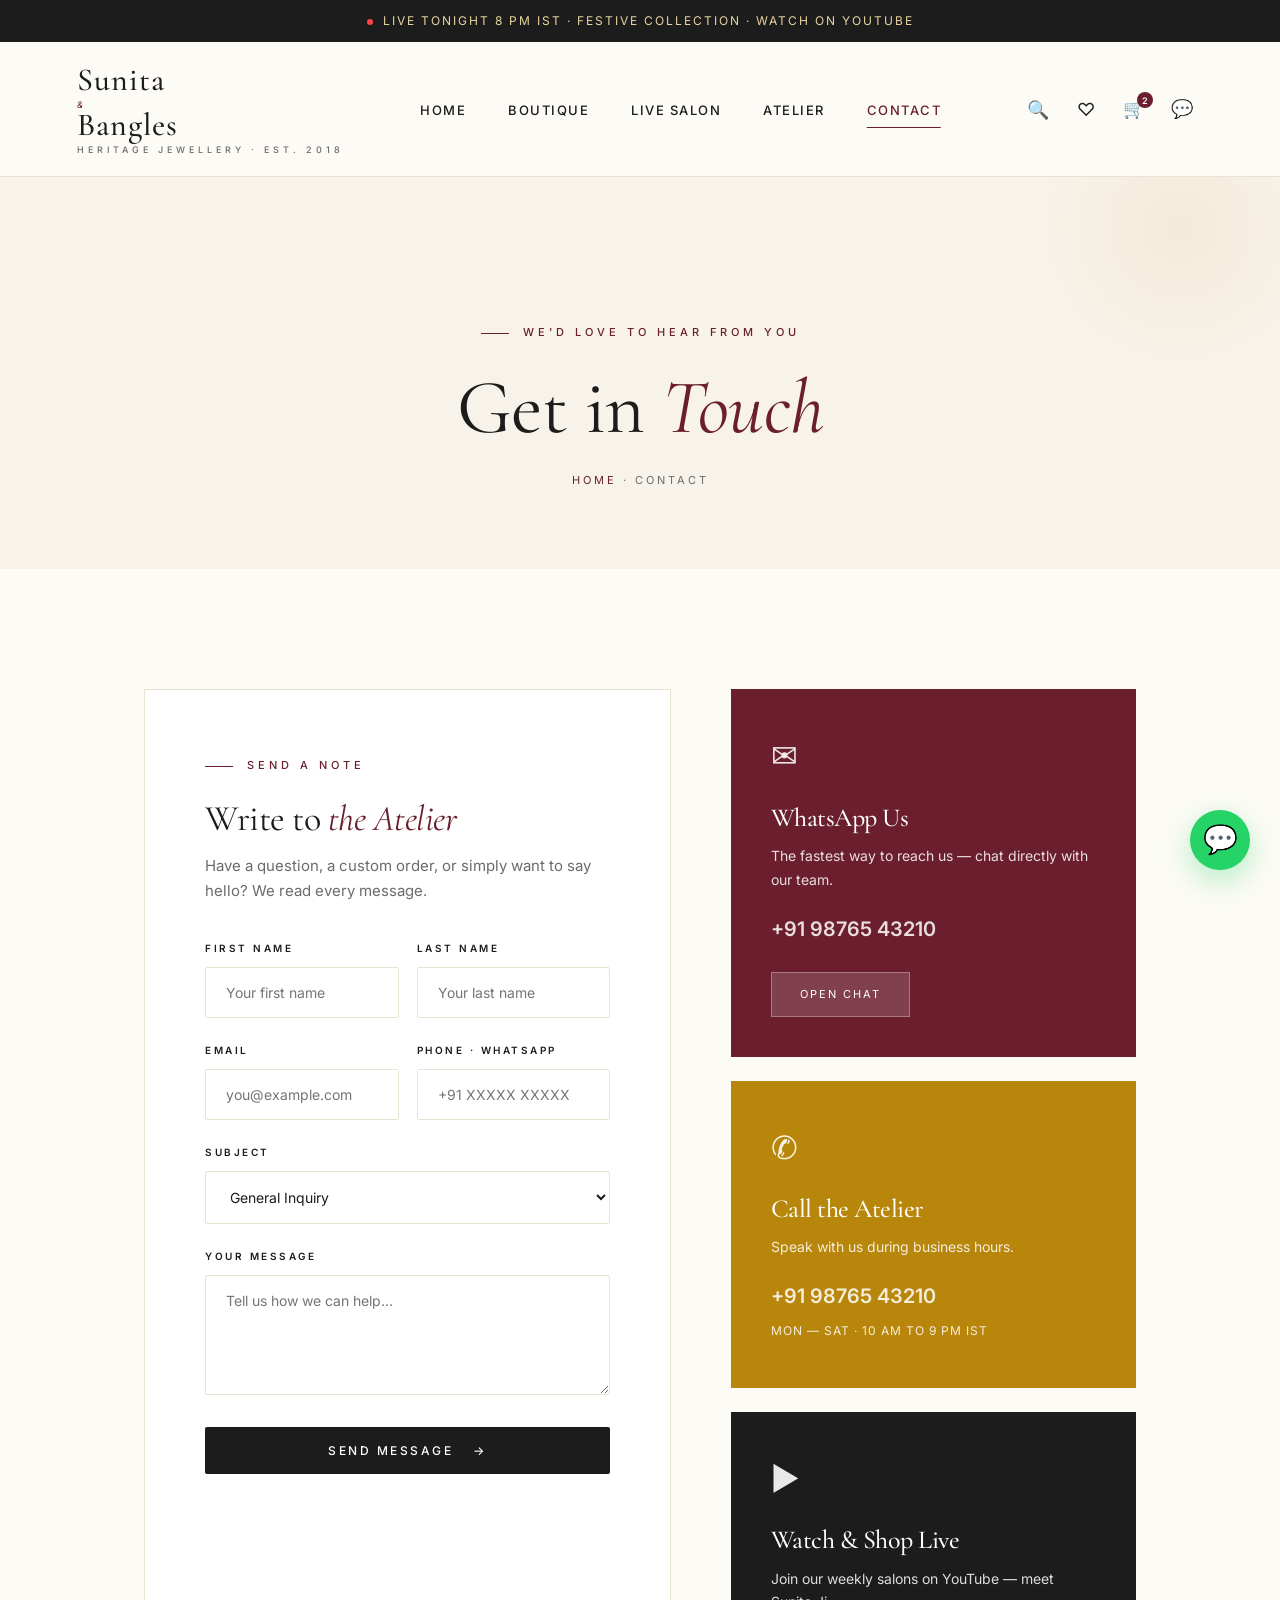
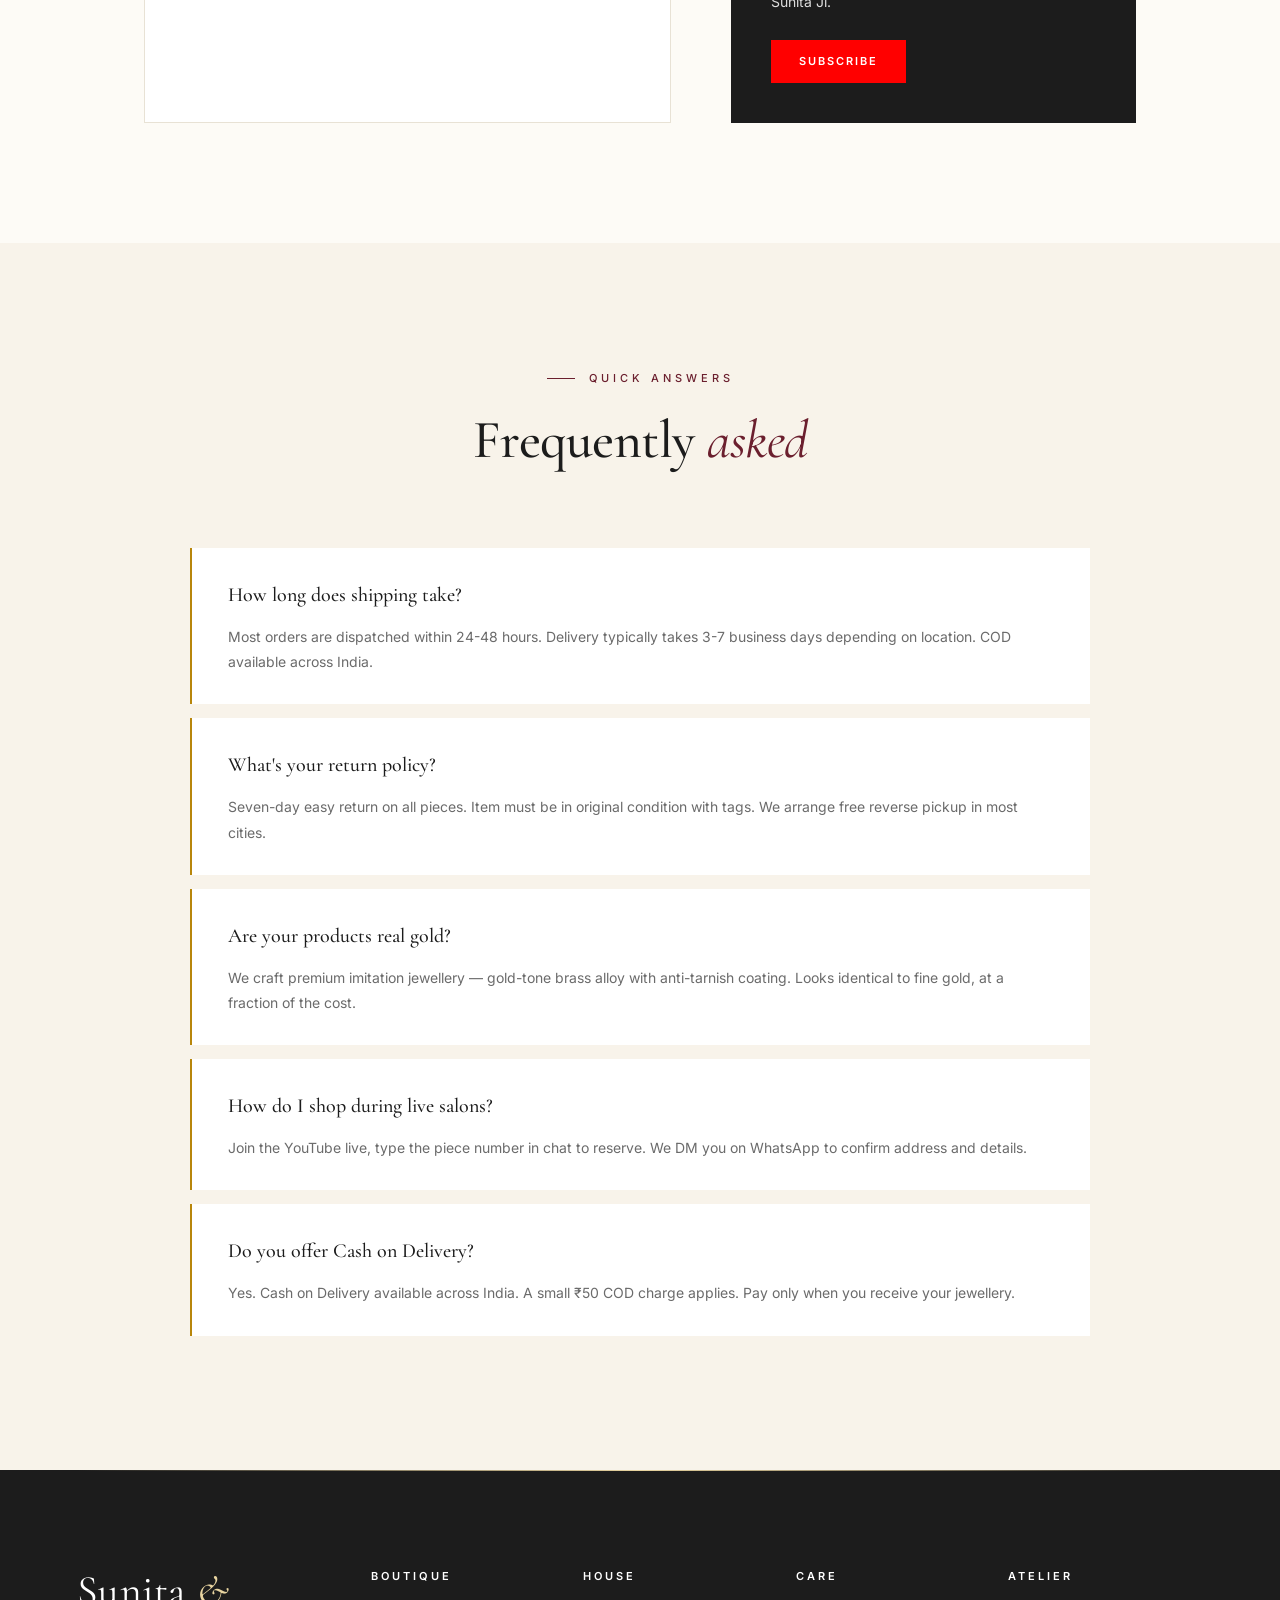
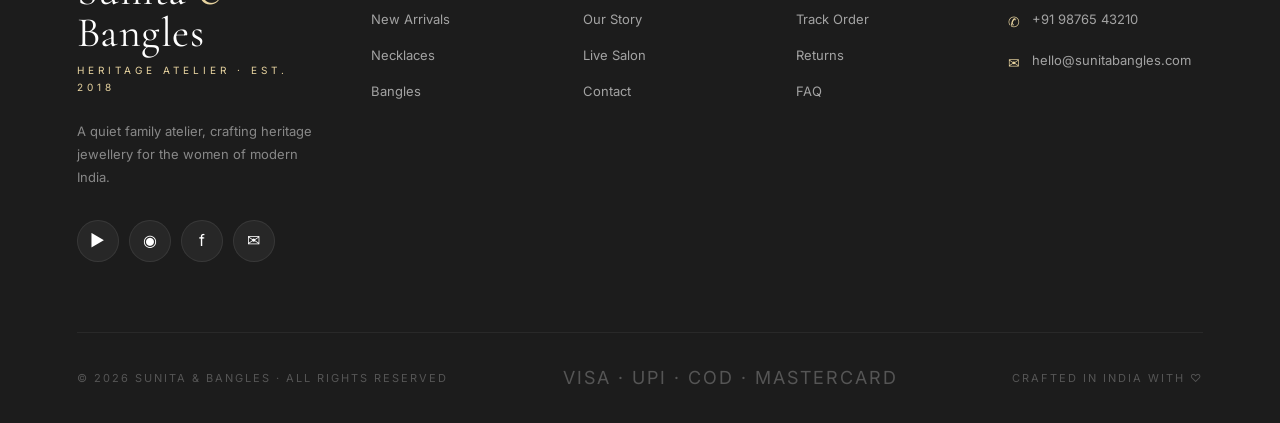
<file: contact.html>
<!DOCTYPE html>
<html lang="en">
<head>
<meta charset="UTF-8"><meta name="viewport" content="width=device-width, initial-scale=1.0">
<title>Contact — Sunita &amp; Bangles</title>
<link rel="preconnect" href="https://fonts.googleapis.com"><link rel="preconnect" href="https://fonts.gstatic.com" crossorigin>
<link href="https://fonts.googleapis.com/css2?family=Cormorant+Garamond:ital,wght@0,300;0,400;0,500;0,600;1,400;1,500&family=Great+Vibes&family=Inter:wght@300;400;500;600;700&display=swap" rel="stylesheet">
<link rel="stylesheet" href="css/style.css"><link rel="stylesheet" href="css/pages.css">
<link rel="stylesheet" href="css/mobile.css">
</head>
<body>

<div class="announcement"><span class="dot"></span>Live Tonight 8 PM IST · Festive Collection · Watch on YouTube</div>

<header>
  <a href="index.html" class="logo">Sunita <span class="amp">&</span> Bangles<span>HERITAGE JEWELLERY · EST. 2018</span></a>
  <nav><ul><li><a href="index.html">Home</a></li><li><a href="shop.html">Boutique</a></li><li><a href="live.html">Live Salon</a></li><li><a href="about.html">Atelier</a></li><li><a href="contact.html" class="active">Contact</a></li></ul></nav>
  <div class="header-actions"><button class="icon-btn">🔍</button><button class="icon-btn">♡</button><a href="cart.html" class="icon-btn">🛒<span class="cart-badge">2</span></a><a href="https://wa.me/919876543210" class="icon-btn">💬</a><button class="mobile-toggle icon-btn">☰</button></div>
</header>

<div class="page-header">
  <span class="eyebrow">We'd Love to Hear From You</span>
  <h1>Get in <em>Touch</em></h1>
  <div class="breadcrumb"><a href="index.html">Home</a> · Contact</div>
</div>

<section>
  <div class="contact-grid">
    <div class="contact-form">
      <span class="eyebrow">Send a Note</span>
      <h2>Write to <em>the Atelier</em></h2>
      <p>Have a question, a custom order, or simply want to say hello? We read every message.</p>
      <form>
        <div class="form-row">
          <div class="form-group"><label>First Name</label><input type="text" class="form-control" placeholder="Your first name"></div>
          <div class="form-group"><label>Last Name</label><input type="text" class="form-control" placeholder="Your last name"></div>
        </div>
        <div class="form-row">
          <div class="form-group"><label>Email</label><input type="email" class="form-control" placeholder="you@example.com"></div>
          <div class="form-group"><label>Phone · WhatsApp</label><input type="tel" class="form-control" placeholder="+91 XXXXX XXXXX"></div>
        </div>
        <div class="form-group"><label>Subject</label><select class="form-control"><option>General Inquiry</option><option>Order Status</option><option>Custom Order Request</option><option>Wholesale</option><option>Return · Exchange</option><option>Press &amp; Collaborations</option></select></div>
        <div class="form-group"><label>Your Message</label><textarea class="form-control" placeholder="Tell us how we can help..."></textarea></div>
        <button type="submit" class="btn btn-primary btn-arrow" style="width:100%;justify-content:center">Send Message</button>
      </form>
    </div>

    <div class="contact-info-side">
      <div class="info-card maroon">
        <div class="icon">✉</div>
        <h4>WhatsApp Us</h4>
        <p>The fastest way to reach us — chat directly with our team.</p>
        <p style="margin-top:20px;font-size:20px;font-weight:600">+91 98765 43210</p>
        <a href="https://wa.me/919876543210" style="display:inline-block;margin-top:20px;background:rgba(255,255,255,.15);color:#fff;padding:12px 28px;font-size:11px;letter-spacing:2px;text-transform:uppercase;border:1px solid rgba(255,255,255,.3)">Open Chat</a>
      </div>

      <div class="info-card gold">
        <div class="icon">✆</div>
        <h4>Call the Atelier</h4>
        <p>Speak with us during business hours.</p>
        <p style="margin-top:20px;font-size:20px;font-weight:600">+91 98765 43210</p>
        <p style="font-size:12px;margin-top:8px;letter-spacing:1px;text-transform:uppercase">Mon — Sat · 10 AM to 9 PM IST</p>
      </div>

      <div class="info-card dark">
        <div class="icon">▶</div>
        <h4>Watch &amp; Shop Live</h4>
        <p>Join our weekly salons on YouTube — meet Sunita Ji.</p>
        <a href="https://www.youtube.com/@SunitaBangles" target="_blank" style="display:inline-block;margin-top:20px;background:#ff0000;color:#fff;padding:12px 28px;font-size:11px;letter-spacing:2px;text-transform:uppercase;font-weight:600">Subscribe</a>
      </div>
    </div>
  </div>
</section>

<section style="background:var(--cream)">
  <div class="section-header"><span class="eyebrow">Quick Answers</span><h2>Frequently <em>asked</em></h2></div>
  <div style="max-width:900px;margin:0 auto">
    <div style="background:var(--white);padding:30px 36px;margin-bottom:14px;border-left:2px solid var(--gold)"><strong style="font-family:'Cormorant Garamond',serif;font-size:20px;font-weight:500">How long does shipping take?</strong><p style="color:var(--gray);margin-top:12px;font-size:14px;line-height:1.8">Most orders are dispatched within 24-48 hours. Delivery typically takes 3-7 business days depending on location. COD available across India.</p></div>
    <div style="background:var(--white);padding:30px 36px;margin-bottom:14px;border-left:2px solid var(--gold)"><strong style="font-family:'Cormorant Garamond',serif;font-size:20px;font-weight:500">What's your return policy?</strong><p style="color:var(--gray);margin-top:12px;font-size:14px;line-height:1.8">Seven-day easy return on all pieces. Item must be in original condition with tags. We arrange free reverse pickup in most cities.</p></div>
    <div style="background:var(--white);padding:30px 36px;margin-bottom:14px;border-left:2px solid var(--gold)"><strong style="font-family:'Cormorant Garamond',serif;font-size:20px;font-weight:500">Are your products real gold?</strong><p style="color:var(--gray);margin-top:12px;font-size:14px;line-height:1.8">We craft premium imitation jewellery — gold-tone brass alloy with anti-tarnish coating. Looks identical to fine gold, at a fraction of the cost.</p></div>
    <div style="background:var(--white);padding:30px 36px;margin-bottom:14px;border-left:2px solid var(--gold)"><strong style="font-family:'Cormorant Garamond',serif;font-size:20px;font-weight:500">How do I shop during live salons?</strong><p style="color:var(--gray);margin-top:12px;font-size:14px;line-height:1.8">Join the YouTube live, type the piece number in chat to reserve. We DM you on WhatsApp to confirm address and details.</p></div>
    <div style="background:var(--white);padding:30px 36px;margin-bottom:14px;border-left:2px solid var(--gold)"><strong style="font-family:'Cormorant Garamond',serif;font-size:20px;font-weight:500">Do you offer Cash on Delivery?</strong><p style="color:var(--gray);margin-top:12px;font-size:14px;line-height:1.8">Yes. Cash on Delivery available across India. A small ₹50 COD charge applies. Pay only when you receive your jewellery.</p></div>
  </div>
</section>

<footer>
  <div class="footer-top">
    <div class="footer-brand"><div class="logo-foot">Sunita <em>&</em> Bangles</div><div class="tag">Heritage Atelier · Est. 2018</div><p>A quiet family atelier, crafting heritage jewellery for the women of modern India.</p><div class="social"><a href="https://www.youtube.com/@SunitaBangles">▶</a><a href="#">◉</a><a href="#">f</a><a href="https://wa.me/919876543210">✉</a></div></div>
    <div><h4>Boutique</h4><ul><li><a href="shop.html">New Arrivals</a></li><li><a href="shop.html">Necklaces</a></li><li><a href="shop.html">Bangles</a></li></ul></div>
    <div><h4>House</h4><ul><li><a href="about.html">Our Story</a></li><li><a href="live.html">Live Salon</a></li><li><a href="contact.html">Contact</a></li></ul></div>
    <div><h4>Care</h4><ul><li><a href="#">Track Order</a></li><li><a href="#">Returns</a></li><li><a href="#">FAQ</a></li></ul></div>
    <div><h4>Atelier</h4><div class="contact-info"><span class="icon">✆</span><span>+91 98765 43210</span></div><div class="contact-info"><span class="icon">✉</span><span>hello@sunitabangles.com</span></div></div>
  </div>
  <div class="footer-bottom"><div>© 2026 Sunita &amp; Bangles · All Rights Reserved</div><div class="payments">VISA · UPI · COD · MASTERCARD</div><div>Crafted in India with ♡</div></div>
</footer>


<!-- ===== MOBILE MENU ===== -->
<div class="menu-overlay"></div>
<aside class="mobile-menu">
  <div class="mobile-menu-header">
    <a href="index.html" class="logo">Sunita <span class="amp">&</span> Bangles<span>HERITAGE · EST. 2018</span></a>
    <button class="mobile-close">✕</button>
  </div>
  <ul>
    <li><a href="index.html">Home</a></li>
    <li><a href="shop.html">Boutique</a></li>
    <li><a href="live.html">Live Salon</a></li>
    <li><a href="about.html">Atelier</a></li>
    <li><a href="contact.html">Contact</a></li>
  </ul>
  <div class="mobile-menu-actions">
    <a href="cart.html"><span class="icon">🛒</span><span>Cart · 2 Items</span></a>
    <a href="#"><span class="icon">♡</span><span>Wishlist</span></a>
    <a href="https://wa.me/919876543210" class="wa"><span class="icon">💬</span><span>WhatsApp Us</span></a>
  </div>
  <div class="mobile-menu-footer">
    <div class="social"><a href="https://www.youtube.com/@SunitaBangles">▶</a><a href="#">◉</a><a href="#">f</a><a href="https://wa.me/919876543210">✉</a></div>
    <div>+91 98765 43210 · 9 AM – 9 PM IST</div>
  </div>
</aside>

<nav class="mobile-bottom-bar"><ul><li><a href="index.html" class="active"><span class="icon">⌂</span>Home</a></li><li><a href="shop.html"><span class="icon">◈</span>Shop</a></li><li><a href="live.html"><span class="icon">▶</span>Live</a></li><li><a href="cart.html"><span class="icon">🛒</span>Cart<span class="badge">2</span></a></li><li><a href="javascript:void(0)" onclick="document.querySelector('.mobile-toggle').click()"><span class="icon">☰</span>Menu</a></li></ul></nav>
<a href="https://wa.me/919876543210" class="float-wa">💬</a>
<script src="js/main.js"></script>
</body>
</html>
</file>
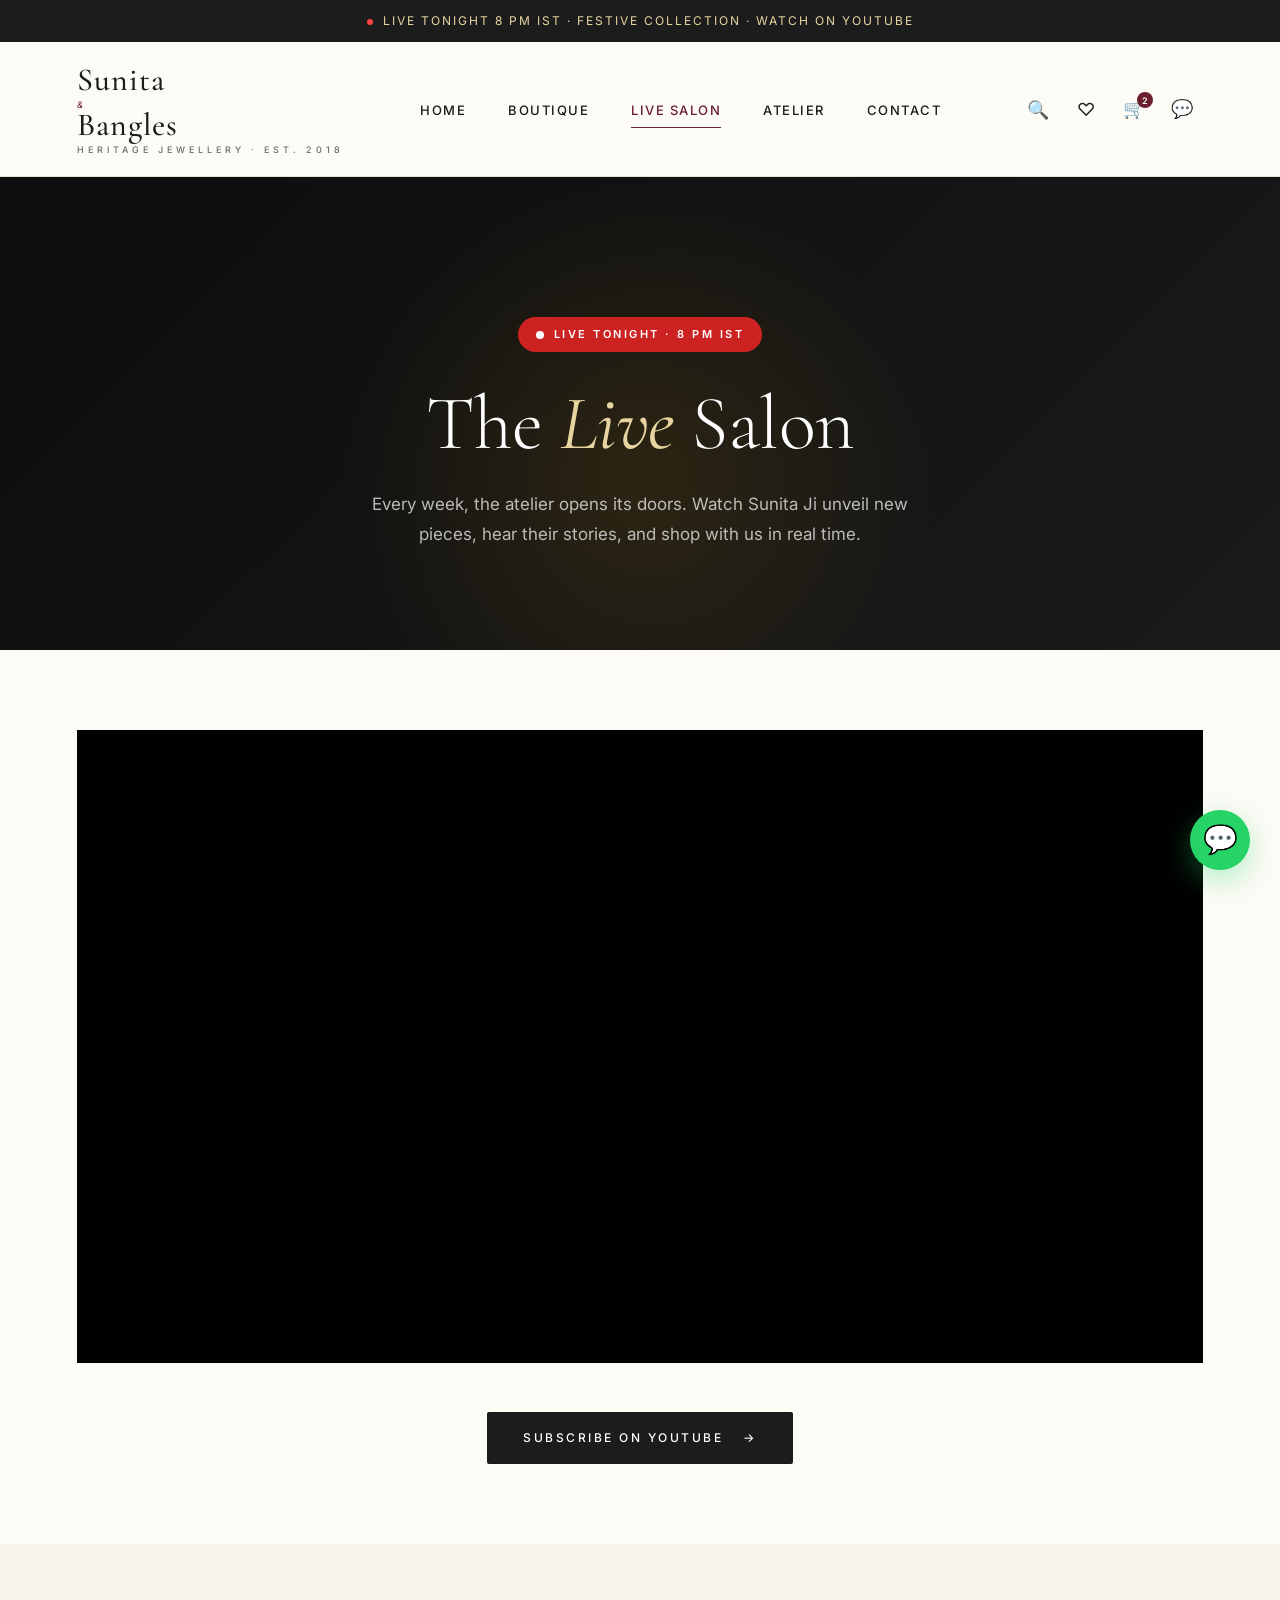
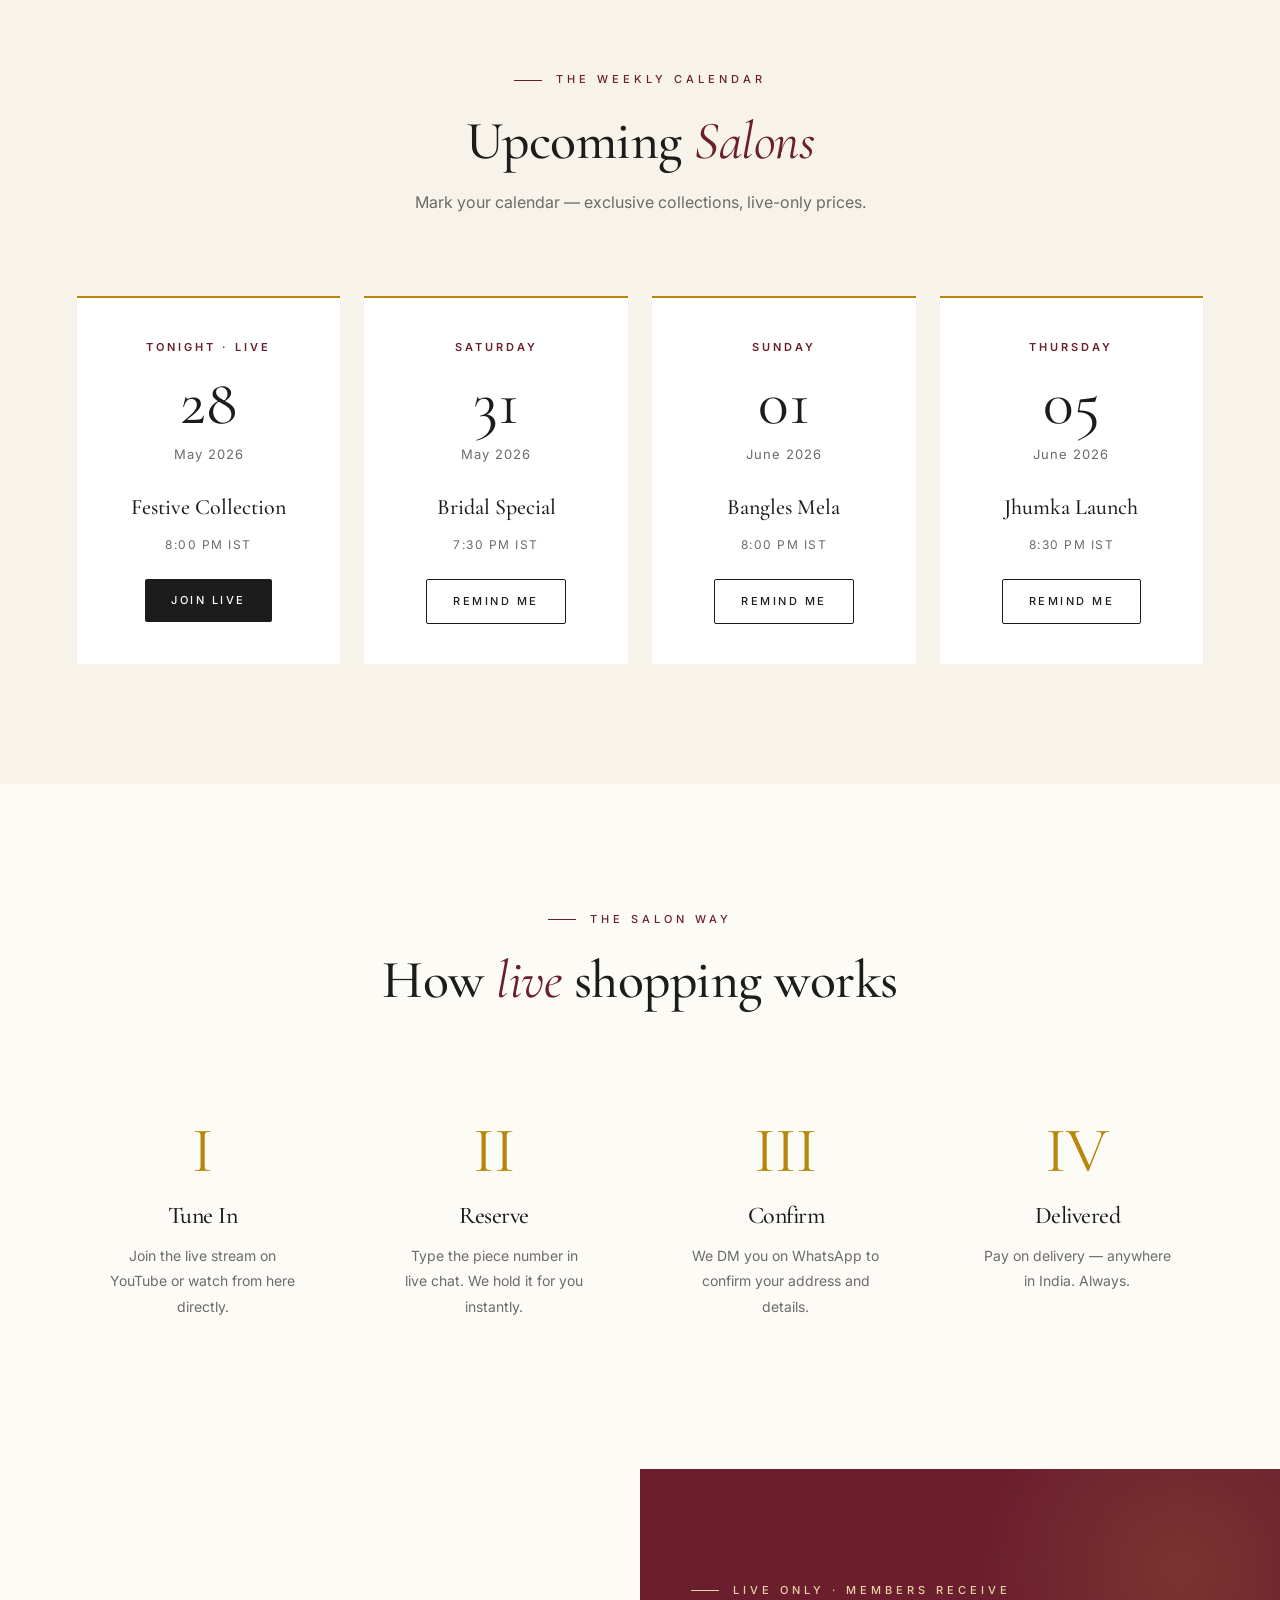
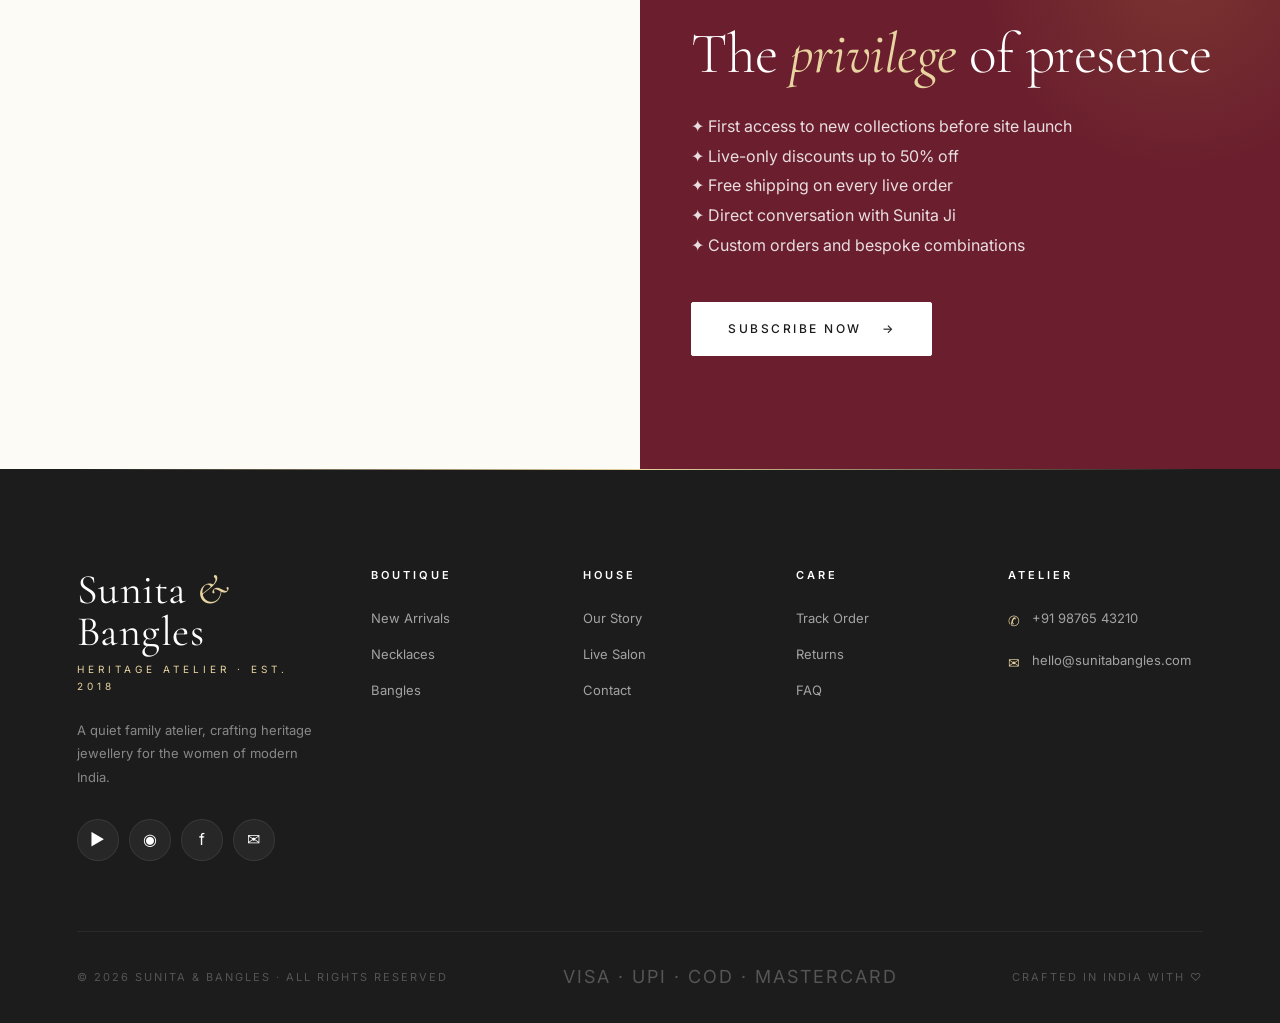
<file: live.html>
<!DOCTYPE html>
<html lang="en">
<head>
<meta charset="UTF-8"><meta name="viewport" content="width=device-width, initial-scale=1.0">
<title>The Live Salon — Sunita &amp; Bangles</title>
<link rel="preconnect" href="https://fonts.googleapis.com"><link rel="preconnect" href="https://fonts.gstatic.com" crossorigin>
<link href="https://fonts.googleapis.com/css2?family=Cormorant+Garamond:ital,wght@0,300;0,400;0,500;0,600;1,400;1,500&family=Great+Vibes&family=Inter:wght@300;400;500;600;700&display=swap" rel="stylesheet">
<link rel="stylesheet" href="css/style.css"><link rel="stylesheet" href="css/pages.css">
<link rel="stylesheet" href="css/mobile.css">
</head>
<body>

<div class="announcement"><span class="dot"></span>Live Tonight 8 PM IST · Festive Collection · Watch on YouTube</div>

<header>
  <a href="index.html" class="logo">Sunita <span class="amp">&</span> Bangles<span>HERITAGE JEWELLERY · EST. 2018</span></a>
  <nav><ul><li><a href="index.html">Home</a></li><li><a href="shop.html">Boutique</a></li><li><a href="live.html" class="active">Live Salon</a></li><li><a href="about.html">Atelier</a></li><li><a href="contact.html">Contact</a></li></ul></nav>
  <div class="header-actions"><button class="icon-btn">🔍</button><button class="icon-btn">♡</button><a href="cart.html" class="icon-btn">🛒<span class="cart-badge">2</span></a><a href="https://wa.me/919876543210" class="icon-btn">💬</a><button class="mobile-toggle icon-btn">☰</button></div>
</header>

<section class="live-hero">
  <div class="live-pill">Live Tonight · 8 PM IST</div>
  <h1>The <em>Live</em> Salon</h1>
  <p>Every week, the atelier opens its doors. Watch Sunita Ji unveil new pieces, hear their stories, and shop with us in real time.</p>
</section>

<div class="youtube-embed-wrap">
  <iframe src="https://www.youtube.com/embed/videoseries?list=UU_x_x_x_x_x" title="Sunita Bangles Live" allowfullscreen></iframe>
  <div style="text-align:center;margin-top:40px"><a href="https://www.youtube.com/@SunitaBangles" target="_blank" class="btn btn-primary btn-arrow">Subscribe on YouTube</a></div>
</div>

<section style="background:var(--cream)">
  <div class="section-header"><span class="eyebrow">The Weekly Calendar</span><h2>Upcoming <em>Salons</em></h2><p>Mark your calendar — exclusive collections, live-only prices.</p></div>
  <div class="schedule-grid">
    <div class="schedule-card"><div class="day">Tonight · Live</div><div class="date">28</div><div class="month">May 2026</div><div class="topic">Festive Collection</div><div class="time">8:00 PM IST</div><a href="https://www.youtube.com/@SunitaBangles" class="btn btn-primary btn-sm">Join Live</a></div>
    <div class="schedule-card"><div class="day">Saturday</div><div class="date">31</div><div class="month">May 2026</div><div class="topic">Bridal Special</div><div class="time">7:30 PM IST</div><a href="#" class="btn btn-secondary btn-sm">Remind Me</a></div>
    <div class="schedule-card"><div class="day">Sunday</div><div class="date">01</div><div class="month">June 2026</div><div class="topic">Bangles Mela</div><div class="time">8:00 PM IST</div><a href="#" class="btn btn-secondary btn-sm">Remind Me</a></div>
    <div class="schedule-card"><div class="day">Thursday</div><div class="date">05</div><div class="month">June 2026</div><div class="topic">Jhumka Launch</div><div class="time">8:30 PM IST</div><a href="#" class="btn btn-secondary btn-sm">Remind Me</a></div>
  </div>
</section>

<section>
  <div class="section-header"><span class="eyebrow">The Salon Way</span><h2>How <em>live</em> shopping works</h2></div>
  <div style="max-width:1200px;margin:0 auto;display:grid;grid-template-columns:repeat(4,1fr);gap:40px">
    <div style="text-align:center;padding:30px"><div style="font-family:'Cormorant Garamond',serif;font-size:64px;color:var(--gold);line-height:1;margin-bottom:20px">I</div><h3 style="font-family:'Cormorant Garamond',serif;font-size:24px;margin-bottom:14px;font-weight:500">Tune In</h3><p style="color:var(--gray);font-size:14px;line-height:1.8">Join the live stream on YouTube or watch from here directly.</p></div>
    <div style="text-align:center;padding:30px"><div style="font-family:'Cormorant Garamond',serif;font-size:64px;color:var(--gold);line-height:1;margin-bottom:20px">II</div><h3 style="font-family:'Cormorant Garamond',serif;font-size:24px;margin-bottom:14px;font-weight:500">Reserve</h3><p style="color:var(--gray);font-size:14px;line-height:1.8">Type the piece number in live chat. We hold it for you instantly.</p></div>
    <div style="text-align:center;padding:30px"><div style="font-family:'Cormorant Garamond',serif;font-size:64px;color:var(--gold);line-height:1;margin-bottom:20px">III</div><h3 style="font-family:'Cormorant Garamond',serif;font-size:24px;margin-bottom:14px;font-weight:500">Confirm</h3><p style="color:var(--gray);font-size:14px;line-height:1.8">We DM you on WhatsApp to confirm your address and details.</p></div>
    <div style="text-align:center;padding:30px"><div style="font-family:'Cormorant Garamond',serif;font-size:64px;color:var(--gold);line-height:1;margin-bottom:20px">IV</div><h3 style="font-family:'Cormorant Garamond',serif;font-size:24px;margin-bottom:14px;font-weight:500">Delivered</h3><p style="color:var(--gray);font-size:14px;line-height:1.8">Pay on delivery — anywhere in India. Always.</p></div>
  </div>
</section>

<section class="festive">
  <div class="festive-inner">
    <div class="festive-img" style="background-image:url('https://images.unsplash.com/photo-1611652022419-a9419f74343d?w=900&q=85&auto=format&fit=crop')"></div>
    <div class="festive-content">
      <span class="eyebrow light">Live Only · Members Receive</span>
      <h2>The <em>privilege</em> of presence</h2>
      <p>✦ First access to new collections before site launch<br>✦ Live-only discounts up to 50% off<br>✦ Free shipping on every live order<br>✦ Direct conversation with Sunita Ji<br>✦ Custom orders and bespoke combinations</p>
      <a href="https://www.youtube.com/@SunitaBangles" target="_blank" class="btn btn-light btn-arrow">Subscribe Now</a>
    </div>
  </div>
</section>

<footer>
  <div class="footer-top">
    <div class="footer-brand"><div class="logo-foot">Sunita <em>&</em> Bangles</div><div class="tag">Heritage Atelier · Est. 2018</div><p>A quiet family atelier, crafting heritage jewellery for the women of modern India.</p><div class="social"><a href="https://www.youtube.com/@SunitaBangles">▶</a><a href="#">◉</a><a href="#">f</a><a href="https://wa.me/919876543210">✉</a></div></div>
    <div><h4>Boutique</h4><ul><li><a href="shop.html">New Arrivals</a></li><li><a href="shop.html">Necklaces</a></li><li><a href="shop.html">Bangles</a></li></ul></div>
    <div><h4>House</h4><ul><li><a href="about.html">Our Story</a></li><li><a href="live.html">Live Salon</a></li><li><a href="contact.html">Contact</a></li></ul></div>
    <div><h4>Care</h4><ul><li><a href="#">Track Order</a></li><li><a href="#">Returns</a></li><li><a href="#">FAQ</a></li></ul></div>
    <div><h4>Atelier</h4><div class="contact-info"><span class="icon">✆</span><span>+91 98765 43210</span></div><div class="contact-info"><span class="icon">✉</span><span>hello@sunitabangles.com</span></div></div>
  </div>
  <div class="footer-bottom"><div>© 2026 Sunita &amp; Bangles · All Rights Reserved</div><div class="payments">VISA · UPI · COD · MASTERCARD</div><div>Crafted in India with ♡</div></div>
</footer>


<!-- ===== MOBILE MENU ===== -->
<div class="menu-overlay"></div>
<aside class="mobile-menu">
  <div class="mobile-menu-header">
    <a href="index.html" class="logo">Sunita <span class="amp">&</span> Bangles<span>HERITAGE · EST. 2018</span></a>
    <button class="mobile-close">✕</button>
  </div>
  <ul>
    <li><a href="index.html">Home</a></li>
    <li><a href="shop.html">Boutique</a></li>
    <li><a href="live.html">Live Salon</a></li>
    <li><a href="about.html">Atelier</a></li>
    <li><a href="contact.html">Contact</a></li>
  </ul>
  <div class="mobile-menu-actions">
    <a href="cart.html"><span class="icon">🛒</span><span>Cart · 2 Items</span></a>
    <a href="#"><span class="icon">♡</span><span>Wishlist</span></a>
    <a href="https://wa.me/919876543210" class="wa"><span class="icon">💬</span><span>WhatsApp Us</span></a>
  </div>
  <div class="mobile-menu-footer">
    <div class="social"><a href="https://www.youtube.com/@SunitaBangles">▶</a><a href="#">◉</a><a href="#">f</a><a href="https://wa.me/919876543210">✉</a></div>
    <div>+91 98765 43210 · 9 AM – 9 PM IST</div>
  </div>
</aside>

<nav class="mobile-bottom-bar"><ul><li><a href="index.html"><span class="icon">⌂</span>Home</a></li><li><a href="shop.html"><span class="icon">◈</span>Shop</a></li><li><a href="live.html" class="active"><span class="icon">▶</span>Live</a></li><li><a href="cart.html"><span class="icon">🛒</span>Cart<span class="badge">2</span></a></li><li><a href="javascript:void(0)" onclick="document.querySelector('.mobile-toggle').click()"><span class="icon">☰</span>Menu</a></li></ul></nav>
<a href="https://wa.me/919876543210" class="float-wa">💬</a>
<script src="js/main.js"></script>
</body>
</html>
</file>
<file: css/style.css>
:root{
  --maroon:#6B1F2E;
  --maroon-dark:#4A1320;
  --gold:#B8860B;
  --gold-light:#D4AF37;
  --gold-soft:#E8D4A0;
  --cream:#F8F3EA;
  --ivory:#FDFBF6;
  --beige:#EFE6D6;
  --charcoal:#1C1C1C;
  --gray:#6B6B6B;
  --gray-light:#A8A8A8;
  --border:#E8E2D5;
  --white:#fff;
  --shadow-sm:0 2px 12px rgba(0,0,0,.04);
  --shadow:0 12px 40px rgba(0,0,0,.06);
  --shadow-lg:0 25px 80px rgba(0,0,0,.10);
  --radius:6px;
  --radius-lg:12px;
  --transition:all .4s cubic-bezier(.25,.46,.45,.94);
  --transition-slow:all .8s cubic-bezier(.25,.46,.45,.94);
}
*{margin:0;padding:0;box-sizing:border-box}
html{scroll-behavior:smooth;font-size:16px}
body{
  font-family:'Inter','Poppins',-apple-system,sans-serif;
  color:var(--charcoal);
  background:var(--ivory);
  line-height:1.7;
  overflow-x:hidden;
  font-weight:400;
  -webkit-font-smoothing:antialiased;
}
h1,h2,h3,h4,h5{
  font-family:'Cormorant Garamond','Playfair Display',serif;
  font-weight:500;
  letter-spacing:-.5px;
  line-height:1.1;
  color:var(--charcoal);
}
h1{font-weight:400}
img{max-width:100%;display:block;height:auto}
a{text-decoration:none;color:inherit;transition:var(--transition)}
button{cursor:pointer;font-family:inherit;border:none;background:none}
input,select,textarea{font-family:inherit;font-size:14px}
::selection{background:var(--maroon);color:var(--gold-soft)}

/* TYPOGRAPHY UTILITIES */
.eyebrow{
  font-family:'Inter',sans-serif;
  font-size:11px;
  font-weight:500;
  letter-spacing:4px;
  text-transform:uppercase;
  color:var(--maroon);
  display:inline-block;
  margin-bottom:24px;
}
.eyebrow.gold{color:var(--gold)}
.eyebrow.light{color:var(--gold-soft)}
.eyebrow::before{content:'';display:inline-block;width:28px;height:1px;background:currentColor;vertical-align:middle;margin-right:14px}

/* ANNOUNCEMENT */
.announcement{
  background:var(--charcoal);
  color:var(--gold-soft);
  text-align:center;
  padding:11px 24px;
  font-size:12px;
  letter-spacing:2px;
  font-weight:400;
  text-transform:uppercase;
}
.announcement .dot{display:inline-block;width:6px;height:6px;background:#ff4444;border-radius:50%;margin-right:10px;animation:pulse 1.5s infinite;vertical-align:middle}
@keyframes pulse{0%,100%{opacity:1;transform:scale(1)}50%{opacity:.4;transform:scale(1.4)}}

/* HEADER */
header{
  position:sticky;top:0;z-index:100;
  background:rgba(253,251,246,.92);
  backdrop-filter:blur(20px);
  -webkit-backdrop-filter:blur(20px);
  border-bottom:1px solid var(--border);
  padding:22px 6%;
  display:flex;align-items:center;justify-content:space-between;
}
.logo{
  font-family:'Cormorant Garamond',serif;
  font-size:32px;font-weight:500;
  color:var(--charcoal);
  letter-spacing:1px;
  line-height:1;
}
.logo .amp{font-style:italic;color:var(--maroon);font-weight:400}
.logo span{
  font-size:9px;font-family:'Inter',sans-serif;font-weight:500;
  color:var(--gray);display:block;letter-spacing:4px;
  margin-top:4px;text-transform:uppercase;
}
nav ul{display:flex;list-style:none;gap:42px}
nav a{
  font-size:13px;font-weight:500;color:var(--charcoal);
  position:relative;padding:6px 0;
  letter-spacing:1.5px;text-transform:uppercase;
}
nav a:hover,nav a.active{color:var(--maroon)}
nav a::after{
  content:'';position:absolute;bottom:-4px;left:50%;width:0;height:1px;
  background:var(--maroon);transition:var(--transition);
  transform:translateX(-50%);
}
nav a:hover::after,nav a.active::after{width:100%}
.header-actions{display:flex;align-items:center;gap:6px}
.icon-btn{
  width:42px;height:42px;display:flex;align-items:center;justify-content:center;
  background:transparent;border-radius:50%;transition:var(--transition);
  font-size:18px;position:relative;color:var(--charcoal);
}
.icon-btn:hover{background:var(--cream);transform:translateY(-1px)}
.cart-badge{
  position:absolute;top:4px;right:2px;
  background:var(--maroon);color:var(--white);
  font-size:9px;font-weight:600;
  min-width:16px;height:16px;border-radius:50%;
  display:flex;align-items:center;justify-content:center;padding:0 4px;
}
.mobile-toggle{display:none}

/* BUTTONS */
.btn{
  display:inline-flex;align-items:center;gap:14px;
  padding:16px 36px;
  font-weight:500;font-size:12px;
  letter-spacing:2.5px;text-transform:uppercase;
  border-radius:2px;
  transition:var(--transition);
  position:relative;overflow:hidden;
}
.btn-primary{background:var(--charcoal);color:var(--white)}
.btn-primary:hover{background:var(--maroon);transform:translateY(-2px);box-shadow:0 12px 30px rgba(107,31,46,.25)}
.btn-secondary{background:transparent;color:var(--charcoal);border:1px solid var(--charcoal)}
.btn-secondary:hover{background:var(--charcoal);color:var(--white);transform:translateY(-2px)}
.btn-gold{background:var(--gold);color:var(--white)}
.btn-gold:hover{background:var(--gold-light);transform:translateY(-2px)}
.btn-light{background:var(--white);color:var(--charcoal);border:1px solid var(--white)}
.btn-light:hover{background:transparent;color:var(--white);border-color:var(--white)}
.btn-ghost{background:transparent;color:var(--white);border:1px solid rgba(255,255,255,.4)}
.btn-ghost:hover{background:rgba(255,255,255,.1);border-color:var(--white)}
.btn-sm{padding:12px 26px;font-size:11px}
.btn-arrow::after{content:'→';margin-left:6px;transition:var(--transition)}
.btn-arrow:hover::after{transform:translateX(4px)}

/* SECTIONS */
section{padding:120px 6%}
.section-header{text-align:center;margin-bottom:80px;max-width:680px;margin-left:auto;margin-right:auto}
.section-header h2{font-size:clamp(38px,4.2vw,58px);margin-bottom:20px;line-height:1.05}
.section-header h2 em{font-style:italic;color:var(--maroon);font-weight:400}
.section-header p{font-size:16px;color:var(--gray);line-height:1.7;max-width:520px;margin:0 auto}

/* PAGE HEADER */
.page-header{
  background:var(--cream);
  padding:140px 6% 80px;
  text-align:center;
  position:relative;overflow:hidden;
}
.page-header::before{
  content:'';position:absolute;top:-100px;right:-50px;
  width:300px;height:300px;
  background:radial-gradient(circle,rgba(184,134,11,.08),transparent 70%);
  border-radius:50%;
}
.page-header h1{font-size:clamp(48px,6vw,80px);margin-bottom:20px;position:relative;z-index:2}
.page-header h1 em{font-style:italic;color:var(--maroon);font-weight:400}
.breadcrumb{font-size:11px;color:var(--gray);letter-spacing:3px;text-transform:uppercase;position:relative;z-index:2}
.breadcrumb a{color:var(--maroon)}
.breadcrumb a:hover{text-decoration:underline}

/* PRODUCT CARDS */
.products-grid{display:grid;grid-template-columns:repeat(4,1fr);gap:50px 30px;max-width:1500px;margin:0 auto}
.product-card{
  background:transparent;
  overflow:visible;
  transition:var(--transition);
  position:relative;
  display:block;
}
.product-img-wrap{
  aspect-ratio:4/5;
  background:var(--cream);
  position:relative;
  overflow:hidden;
  margin-bottom:24px;
}
.product-img-wrap img{
  width:100%;height:100%;object-fit:cover;
  transition:var(--transition-slow);
}
.product-card:hover .product-img-wrap img{transform:scale(1.08)}
.badge-tag{
  position:absolute;top:18px;left:18px;
  background:var(--white);color:var(--charcoal);
  padding:7px 14px;
  font-size:10px;font-weight:500;letter-spacing:2px;text-transform:uppercase;
  z-index:2;
}
.badge-tag.new{background:var(--charcoal);color:var(--white)}
.badge-tag.live{background:#cc2222;color:var(--white)}
.badge-tag.bestseller{background:var(--gold);color:var(--white)}
.wishlist{
  position:absolute;top:18px;right:18px;
  width:42px;height:42px;background:rgba(255,255,255,.95);
  border-radius:50%;display:flex;align-items:center;justify-content:center;
  cursor:pointer;transition:var(--transition);font-size:16px;z-index:2;
  opacity:0;transform:translateY(-4px);
}
.product-card:hover .wishlist{opacity:1;transform:translateY(0)}
.wishlist:hover{background:var(--maroon);color:var(--white)}
.quick-view{
  position:absolute;bottom:0;left:0;right:0;
  background:var(--charcoal);color:var(--white);
  padding:14px;text-align:center;
  font-size:11px;font-weight:500;letter-spacing:2.5px;text-transform:uppercase;
  transform:translateY(100%);transition:var(--transition);
  z-index:2;
}
.product-card:hover .quick-view{transform:translateY(0)}
.product-info{padding:0 4px}
.product-info .cat{
  font-size:10px;color:var(--gray);
  letter-spacing:2.5px;text-transform:uppercase;
  margin-bottom:10px;
}
.product-info h3{
  font-family:'Cormorant Garamond',serif;
  font-size:22px;margin-bottom:14px;font-weight:500;
  color:var(--charcoal);
}
.stars{color:var(--gold);font-size:12px;margin-bottom:14px;letter-spacing:1px}
.stars .reviews{color:var(--gray);font-size:11px;margin-left:8px;letter-spacing:.5px}
.price-row{display:flex;align-items:center;justify-content:space-between}
.price{
  font-family:'Cormorant Garamond',serif;
  font-size:22px;font-weight:500;color:var(--maroon);
  letter-spacing:.5px;
}
.price .old{
  font-size:14px;color:var(--gray-light);
  text-decoration:line-through;margin-left:10px;font-weight:400;
}
.add-cart{
  width:38px;height:38px;background:transparent;color:var(--charcoal);
  border:1px solid var(--charcoal);border-radius:50%;
  display:flex;align-items:center;justify-content:center;
  cursor:pointer;transition:var(--transition);font-size:16px;
}
.add-cart:hover{background:var(--charcoal);color:var(--white);transform:rotate(90deg)}

/* FOOTER */
footer{background:var(--charcoal);color:#a3a3a3;padding:100px 6% 30px;position:relative;overflow:hidden}
footer::before{
  content:'';position:absolute;top:0;left:6%;right:6%;height:1px;
  background:linear-gradient(90deg,transparent,var(--gold-soft),transparent);
}
.footer-top{
  display:grid;grid-template-columns:1.5fr 1fr 1fr 1fr 1.2fr;gap:50px;
  max-width:1500px;margin:0 auto 70px;
}
.footer-top h4{
  color:var(--white);font-family:'Inter',sans-serif;
  font-size:11px;font-weight:600;letter-spacing:3px;
  text-transform:uppercase;margin-bottom:26px;
}
.footer-top ul{list-style:none}
.footer-top li{margin-bottom:14px;font-size:13px}
.footer-top a{transition:var(--transition);color:#a3a3a3}
.footer-top a:hover{color:var(--gold-soft);padding-left:4px}
.footer-brand .logo-foot{
  font-family:'Cormorant Garamond',serif;font-size:42px;font-weight:400;
  color:var(--white);margin-bottom:8px;line-height:1;letter-spacing:.5px;
}
.footer-brand .logo-foot em{color:var(--gold-soft);font-style:italic}
.footer-brand .tag{font-size:10px;letter-spacing:4px;color:var(--gold-soft);text-transform:uppercase;margin-bottom:24px}
.footer-brand p{font-size:13px;color:#888;margin-bottom:30px;line-height:1.8;max-width:300px}
.social{display:flex;gap:10px}
.social a{
  width:42px;height:42px;background:rgba(255,255,255,.05);
  border-radius:50%;display:flex;align-items:center;justify-content:center;
  font-size:16px;color:var(--white);
  transition:var(--transition);border:1px solid rgba(255,255,255,.08);
}
.social a:hover{background:var(--gold);border-color:var(--gold);transform:translateY(-3px)}
.contact-info{display:flex;align-items:flex-start;gap:12px;margin-bottom:16px;font-size:13px;color:#a3a3a3}
.contact-info .icon{color:var(--gold-soft);font-size:14px;margin-top:2px}
.footer-bottom{
  border-top:1px solid rgba(255,255,255,.06);padding-top:30px;
  text-align:center;font-size:11px;color:#555;letter-spacing:2px;text-transform:uppercase;
  display:flex;justify-content:space-between;align-items:center;max-width:1500px;margin:0 auto;
  flex-wrap:wrap;gap:14px;
}
.footer-bottom .payments{display:flex;gap:10px;align-items:center;font-size:18px}

/* FLOATING WA */
.float-wa{
  position:fixed;bottom:30px;right:30px;z-index:99;
  width:60px;height:60px;background:#25D366;
  border-radius:50%;display:flex;align-items:center;justify-content:center;
  color:var(--white);font-size:28px;
  box-shadow:0 10px 30px rgba(37,211,102,.35);
  transition:var(--transition);
  animation:bounce 2.5s ease-in-out infinite;
}
@keyframes bounce{0%,100%{transform:translateY(0)}50%{transform:translateY(-6px)}}
.float-wa:hover{transform:scale(1.1);background:#1da851}

/* FORMS */
.form-group{margin-bottom:24px}
.form-group label{
  display:block;font-size:10px;font-weight:600;
  color:var(--charcoal);margin-bottom:10px;
  letter-spacing:2.5px;text-transform:uppercase;
}
.form-control{
  width:100%;padding:16px 20px;
  border:1px solid var(--border);border-radius:2px;
  background:var(--white);outline:none;
  transition:var(--transition);font-size:14px;
  font-family:inherit;color:var(--charcoal);
}
.form-control:focus{border-color:var(--maroon)}
textarea.form-control{resize:vertical;min-height:120px}

/* RESPONSIVE */
@media(max-width:1024px){
  nav{display:none}
  .mobile-toggle{display:flex}
  section{padding:80px 6%}
  .products-grid{grid-template-columns:repeat(2,1fr);gap:40px 20px}
  .footer-top{grid-template-columns:repeat(2,1fr)}
}
@media(max-width:600px){
  section{padding:60px 5%}
  .products-grid{grid-template-columns:1fr}
  .footer-top{grid-template-columns:1fr}
  .float-wa{width:54px;height:54px;font-size:24px;bottom:20px;right:20px}
  .btn{padding:14px 28px}
}
</file>
<file: css/pages.css>
/* ===== HERO ===== */
.hero{
  position:relative;
  background:var(--ivory);
  padding:80px 0 0;
  overflow:hidden;
}
.hero-inner{
  display:grid;grid-template-columns:1fr 1fr;
  align-items:center;
  max-width:1600px;margin:0 auto;
  min-height:80vh;
}
.hero-left{padding:0 6%}
.hero-eyebrow{
  font-size:11px;letter-spacing:4px;text-transform:uppercase;
  color:var(--maroon);font-weight:500;margin-bottom:32px;
  display:inline-flex;align-items:center;gap:14px;
}
.hero-eyebrow::before{content:'';width:28px;height:1px;background:var(--maroon)}
.hero h1{
  font-size:clamp(56px,7vw,108px);
  line-height:.95;letter-spacing:-2px;
  margin-bottom:36px;font-weight:300;
}
.hero h1 em{font-style:italic;color:var(--maroon);font-weight:400}
.hero h1 .script{
  font-family:'Great Vibes','Allura',cursive;
  color:var(--gold);font-weight:400;
  font-size:.9em;line-height:1;
  display:block;
}
.hero-lead{
  font-size:17px;color:var(--gray);line-height:1.8;
  margin-bottom:48px;max-width:480px;
}
.hero-cta{display:flex;gap:16px;flex-wrap:wrap;margin-bottom:80px}
.hero-meta{
  display:flex;gap:60px;
  padding-top:48px;border-top:1px solid var(--border);
  max-width:540px;
}
.meta-item .num{
  font-family:'Cormorant Garamond',serif;
  font-size:42px;font-weight:400;color:var(--maroon);
  line-height:1;margin-bottom:8px;
}
.meta-item .label{
  font-size:10px;color:var(--gray);
  letter-spacing:2.5px;text-transform:uppercase;
}
.hero-right{
  position:relative;height:100%;
  min-height:80vh;
  background:url('https://images.unsplash.com/photo-1601121141461-9d6647bca1ed?w=900&q=85&auto=format&fit=crop') center/cover no-repeat;
}
.hero-right::after{
  content:'';position:absolute;inset:0;
  background:linear-gradient(180deg,transparent 50%,rgba(28,28,28,.4));
}
.hero-card{
  position:absolute;bottom:40px;left:40px;right:40px;
  background:rgba(253,251,246,.95);
  backdrop-filter:blur(10px);
  padding:28px 32px;
  display:flex;align-items:center;gap:20px;
  z-index:2;
}
.hero-card .icon{
  width:54px;height:54px;background:var(--maroon);
  border-radius:50%;color:var(--white);
  display:flex;align-items:center;justify-content:center;font-size:22px;
  flex-shrink:0;
}
.hero-card .text{font-size:13px;color:var(--gray);line-height:1.5}
.hero-card .text strong{color:var(--charcoal);display:block;font-size:14px;margin-bottom:2px;font-weight:600}

/* ===== MARQUEE ===== */
.marquee{
  background:var(--charcoal);
  color:var(--gold-soft);
  padding:18px 0;
  overflow:hidden;
  position:relative;
}
.marquee-track{
  display:flex;gap:80px;
  animation:scroll 40s linear infinite;
  white-space:nowrap;
}
@keyframes scroll{0%{transform:translateX(0)}100%{transform:translateX(-50%)}}
.marquee-item{
  font-size:11px;letter-spacing:4px;text-transform:uppercase;
  display:flex;align-items:center;gap:80px;
}
.marquee-item::after{content:'✦';color:var(--gold);margin-left:80px}

/* ===== CATEGORIES ===== */
.categories{background:var(--ivory);padding:140px 6%}
.cat-grid{
  display:grid;grid-template-columns:repeat(4,1fr);
  gap:30px;max-width:1500px;margin:0 auto;
}
.cat-card{
  position:relative;aspect-ratio:3/4;
  overflow:hidden;
  cursor:pointer;
  display:block;
}
.cat-card img{
  width:100%;height:100%;object-fit:cover;
  transition:var(--transition-slow);
}
.cat-card:hover img{transform:scale(1.08)}
.cat-card::after{
  content:'';position:absolute;inset:0;
  background:linear-gradient(180deg,transparent 40%,rgba(28,28,28,.7));
  transition:var(--transition);
}
.cat-card:hover::after{background:linear-gradient(180deg,transparent 30%,rgba(28,28,28,.85))}
.cat-info{
  position:absolute;bottom:32px;left:32px;right:32px;
  color:var(--white);z-index:2;
}
.cat-info h3{
  font-family:'Cormorant Garamond',serif;
  font-size:30px;font-weight:400;color:var(--white);
  margin-bottom:8px;letter-spacing:.5px;
}
.cat-info .count{
  font-size:10px;letter-spacing:3px;text-transform:uppercase;
  opacity:.8;
}
.cat-info .arrow{
  position:absolute;top:-50px;right:0;
  width:46px;height:46px;background:var(--white);color:var(--charcoal);
  border-radius:50%;display:flex;align-items:center;justify-content:center;
  font-size:18px;
  transform:translateY(20px);opacity:0;transition:var(--transition);
}
.cat-card:hover .cat-info .arrow{transform:translateY(0);opacity:1}

/* ===== EDITORIAL ===== */
.editorial{padding:160px 6%;background:var(--cream);position:relative;overflow:hidden}
.editorial-inner{
  display:grid;grid-template-columns:1fr 1.1fr;
  gap:100px;max-width:1500px;margin:0 auto;
  align-items:center;
}
.editorial-img{position:relative}
.editorial-img img{width:100%;height:auto;aspect-ratio:4/5;object-fit:cover}
.editorial-img::before{
  content:'';position:absolute;
  top:-30px;left:-30px;right:30px;bottom:30px;
  border:1px solid var(--gold);
  z-index:-1;
}
.editorial-content h2{
  font-size:clamp(42px,4.8vw,68px);line-height:1.05;margin-bottom:30px;font-weight:300;
}
.editorial-content h2 em{font-style:italic;color:var(--maroon);font-weight:400}
.editorial-content p{font-size:16px;color:var(--gray);margin-bottom:22px;line-height:1.85}
.editorial-quote{
  font-family:'Cormorant Garamond',serif;font-style:italic;
  font-size:24px;line-height:1.5;color:var(--maroon);
  padding:30px 0;border-top:1px solid var(--border);border-bottom:1px solid var(--border);
  margin:36px 0;
}
.editorial-sig{
  display:flex;align-items:center;gap:16px;margin-top:36px;
}
.editorial-sig .name{font-weight:600;font-size:14px}
.editorial-sig .role{font-size:11px;letter-spacing:2px;text-transform:uppercase;color:var(--gray);margin-top:2px}

/* ===== LIVE STRIP ===== */
.live-strip{
  background:#1a1a1a;
  color:var(--white);
  padding:90px 6%;
  position:relative;overflow:hidden;
}
.live-strip::before{
  content:'';position:absolute;
  top:-100px;right:-100px;width:500px;height:500px;
  background:radial-gradient(circle,rgba(184,134,11,.15),transparent 70%);
  border-radius:50%;
}
.live-strip-inner{
  display:grid;grid-template-columns:1fr 1fr;
  gap:80px;align-items:center;
  max-width:1500px;margin:0 auto;
  position:relative;z-index:2;
}
.live-pill{
  display:inline-flex;align-items:center;gap:10px;
  background:#cc2222;color:var(--white);
  padding:8px 18px;border-radius:50px;
  font-size:11px;font-weight:600;letter-spacing:2.5px;text-transform:uppercase;
  margin-bottom:30px;
}
.live-pill::before{content:'';width:8px;height:8px;background:var(--white);border-radius:50%;animation:pulse 1s infinite}
.live-strip h2{
  font-size:clamp(40px,4.5vw,62px);
  color:var(--white);font-weight:300;line-height:1.1;margin-bottom:24px;
}
.live-strip h2 em{font-style:italic;color:var(--gold-soft);font-weight:400}
.live-strip p{font-size:16px;color:#bbb;line-height:1.8;margin-bottom:36px;max-width:480px}
.live-features{display:flex;flex-direction:column;gap:14px;margin-bottom:36px}
.live-feature{display:flex;align-items:center;gap:14px;font-size:14px;color:#ccc}
.live-feature::before{content:'✦';color:var(--gold);font-size:12px}
.live-stream-box{
  aspect-ratio:9/16;
  background:#000;
  position:relative;overflow:hidden;
  border:1px solid rgba(255,255,255,.1);
  max-width:340px;margin-left:auto;
}
.live-stream-box img{width:100%;height:100%;object-fit:cover;opacity:.7}
.live-overlay{
  position:absolute;inset:0;
  background:linear-gradient(180deg,rgba(0,0,0,.3) 0%,rgba(0,0,0,.7));
  display:flex;flex-direction:column;justify-content:space-between;
  padding:24px;
}
.live-overlay .top{display:flex;justify-content:space-between;align-items:flex-start}
.live-overlay .viewer-count{
  background:rgba(0,0,0,.6);color:var(--white);
  padding:6px 12px;font-size:11px;letter-spacing:1px;
  display:flex;align-items:center;gap:6px;
}
.live-overlay .viewer-count::before{content:'👁';font-size:13px}
.play-btn{
  position:absolute;top:50%;left:50%;transform:translate(-50%,-50%);
  width:80px;height:80px;background:var(--white);color:var(--maroon);
  border-radius:50%;display:flex;align-items:center;justify-content:center;
  font-size:30px;cursor:pointer;transition:var(--transition);
  z-index:3;
}
.play-btn:hover{transform:translate(-50%,-50%) scale(1.1)}

/* ===== FESTIVE ===== */
.festive{
  padding:0;margin:0;
  background:var(--ivory);
}
.festive-inner{
  display:grid;grid-template-columns:1fr 1fr;
  min-height:600px;
  align-items:stretch;
}
.festive-img{
  background:url('https://images.unsplash.com/photo-1611591437281-460bfbe1220a?w=900&q=85&auto=format&fit=crop') center/cover no-repeat;
  min-height:600px;
}
.festive-content{
  background:var(--maroon);color:var(--white);
  padding:100px 8%;
  display:flex;flex-direction:column;justify-content:center;
  position:relative;overflow:hidden;
}
.festive-content::before{
  content:'';position:absolute;top:-100px;right:-100px;
  width:400px;height:400px;
  background:radial-gradient(circle,rgba(212,175,55,.15),transparent 70%);
  border-radius:50%;
}
.festive-content h2{
  font-size:clamp(42px,4.5vw,68px);
  color:var(--white);font-weight:300;line-height:1.05;margin-bottom:28px;
  position:relative;z-index:2;
}
.festive-content h2 em{font-style:italic;color:var(--gold-soft);font-weight:400}
.festive-content p{
  font-size:16px;color:rgba(255,255,255,.85);line-height:1.85;
  margin-bottom:42px;position:relative;z-index:2;max-width:460px;
}
.festive-content .btn{position:relative;z-index:2;align-self:flex-start}
.festive-content .eyebrow{color:var(--gold-soft);position:relative;z-index:2}

/* ===== TRUST ===== */
.trust-section{padding:120px 6%;background:var(--ivory);border-top:1px solid var(--border);border-bottom:1px solid var(--border)}
.trust-grid{
  display:grid;grid-template-columns:repeat(4,1fr);
  gap:60px;max-width:1500px;margin:0 auto;
}
.trust-card{text-align:center}
.trust-card .icon{
  font-size:32px;margin-bottom:24px;
  color:var(--maroon);
  width:60px;height:60px;
  border:1px solid var(--gold);
  border-radius:50%;
  display:inline-flex;align-items:center;justify-content:center;
}
.trust-card h4{
  font-family:'Cormorant Garamond',serif;
  font-size:24px;margin-bottom:14px;font-weight:500;
}
.trust-card p{font-size:14px;color:var(--gray);line-height:1.7}

/* ===== TESTIMONIALS ===== */
.testimonials{padding:140px 6%;background:var(--cream)}
.testi-grid{
  display:grid;grid-template-columns:repeat(3,1fr);
  gap:40px;max-width:1500px;margin:0 auto;
}
.testi-card{
  background:var(--white);
  padding:50px 40px;
  position:relative;
  transition:var(--transition);
}
.testi-card:hover{transform:translateY(-6px);box-shadow:var(--shadow)}
.testi-quote{
  font-family:'Cormorant Garamond',serif;font-style:italic;
  font-size:80px;color:var(--gold);
  line-height:.5;height:30px;margin-bottom:20px;
}
.testi-card .stars{font-size:14px;margin-bottom:20px}
.testi-card .text{
  font-size:16px;color:var(--charcoal);line-height:1.8;
  margin-bottom:30px;font-weight:300;
}
.testi-user{
  display:flex;align-items:center;gap:14px;
  padding-top:24px;border-top:1px solid var(--border);
}
.testi-avatar{
  width:50px;height:50px;border-radius:50%;
  background:linear-gradient(135deg,var(--maroon),var(--gold));
  display:flex;align-items:center;justify-content:center;
  color:var(--white);font-weight:500;font-size:18px;
  font-family:'Cormorant Garamond',serif;
}
.testi-user .name{font-weight:600;font-size:14px}
.testi-user .city{font-size:11px;color:var(--gray);letter-spacing:1.5px;text-transform:uppercase;margin-top:2px}

/* ===== INSTAGRAM/LOOKBOOK ===== */
.lookbook{padding:140px 6%;background:var(--ivory)}
.lookbook-grid{
  display:grid;grid-template-columns:repeat(6,1fr);grid-template-rows:repeat(2,260px);
  gap:14px;max-width:1500px;margin:0 auto;
}
.lookbook-item{
  position:relative;overflow:hidden;cursor:pointer;
  background:var(--cream);
}
.lookbook-item img{width:100%;height:100%;object-fit:cover;transition:var(--transition-slow)}
.lookbook-item:hover img{transform:scale(1.08)}
.lookbook-item::after{
  content:'';position:absolute;inset:0;
  background:rgba(28,28,28,.0);transition:var(--transition);
  display:flex;align-items:center;justify-content:center;
}
.lookbook-item:hover::after{background:rgba(28,28,28,.4)}
.lookbook-item:nth-child(1){grid-column:span 2;grid-row:span 2}
.lookbook-item:nth-child(6){grid-column:span 2;grid-row:span 2}

/* ===== NEWSLETTER ===== */
.newsletter{
  background:var(--charcoal);color:var(--white);
  padding:120px 6%;text-align:center;
  position:relative;overflow:hidden;
}
.newsletter::before{
  content:'';position:absolute;top:-150px;left:50%;transform:translateX(-50%);
  width:500px;height:500px;
  background:radial-gradient(circle,rgba(184,134,11,.1),transparent 70%);
  border-radius:50%;
}
.newsletter-inner{max-width:600px;margin:0 auto;position:relative;z-index:2}
.newsletter h2{
  font-size:clamp(38px,4vw,56px);
  color:var(--white);font-weight:300;line-height:1.1;margin-bottom:20px;
}
.newsletter h2 em{font-style:italic;color:var(--gold-soft);font-weight:400}
.newsletter p{font-size:15px;color:rgba(255,255,255,.65);margin-bottom:40px;line-height:1.7}
.news-form{display:flex;gap:0;max-width:520px;margin:0 auto;border:1px solid rgba(255,255,255,.2)}
.news-form input{
  flex:1;padding:18px 24px;border:none;
  background:transparent;color:var(--white);
  outline:none;font-size:14px;letter-spacing:.5px;
}
.news-form input::placeholder{color:rgba(255,255,255,.4)}
.news-form button{
  padding:18px 36px;background:var(--gold);color:var(--white);
  font-size:11px;font-weight:600;letter-spacing:2.5px;text-transform:uppercase;
  cursor:pointer;transition:var(--transition);
}
.news-form button:hover{background:var(--gold-light)}

/* ===== SHOP ===== */
.shop-wrap{display:grid;grid-template-columns:260px 1fr;gap:60px;max-width:1500px;margin:0 auto;padding:0 6%}
.filters{position:sticky;top:120px;height:fit-content}
.filter-group{margin-bottom:36px;padding-bottom:28px;border-bottom:1px solid var(--border)}
.filter-group:last-child{border-bottom:none}
.filter-group h4{
  font-family:'Inter',sans-serif;font-size:11px;font-weight:600;
  letter-spacing:3px;text-transform:uppercase;margin-bottom:20px;color:var(--charcoal);
}
.filter-list{list-style:none}
.filter-list li{
  display:flex;align-items:center;justify-content:space-between;
  padding:9px 0;font-size:13px;color:var(--gray);
  cursor:pointer;transition:var(--transition);
}
.filter-list li:hover{color:var(--maroon)}
.filter-list .count{font-size:11px;color:var(--gray-light)}
.shop-main .toolbar{
  display:flex;align-items:center;justify-content:space-between;
  margin-bottom:40px;flex-wrap:wrap;gap:16px;
  padding-bottom:24px;border-bottom:1px solid var(--border);
}
.result-count{font-size:13px;color:var(--gray)}
.result-count strong{color:var(--charcoal)}
.sort-by{display:flex;align-items:center;gap:12px;font-size:13px;color:var(--gray)}
.sort-by select{
  padding:10px 16px;border:1px solid var(--border);
  border-radius:2px;background:var(--white);cursor:pointer;font-size:13px;
}
.shop-grid{display:grid;grid-template-columns:repeat(3,1fr);gap:50px 30px}
.pagination{display:flex;justify-content:center;gap:8px;margin-top:80px}
.pagination a{
  width:42px;height:42px;display:flex;align-items:center;justify-content:center;
  border:1px solid var(--border);font-size:13px;font-weight:500;color:var(--charcoal);
  transition:var(--transition);
}
.pagination a:hover,.pagination a.active{background:var(--charcoal);color:var(--white);border-color:var(--charcoal)}

/* ===== PRODUCT DETAIL ===== */
.product-detail{padding:80px 6%;max-width:1500px;margin:0 auto}
.pd-grid{display:grid;grid-template-columns:1fr 1fr;gap:80px;margin-bottom:120px}
.pd-gallery{display:grid;grid-template-columns:90px 1fr;gap:18px}
.pd-thumbs{display:flex;flex-direction:column;gap:14px}
.pd-thumb{
  aspect-ratio:1;cursor:pointer;
  border:1px solid var(--border);transition:var(--transition);
  overflow:hidden;
}
.pd-thumb img{width:100%;height:100%;object-fit:cover}
.pd-thumb:hover,.pd-thumb.active{border-color:var(--maroon)}
.pd-main-img{aspect-ratio:4/5;overflow:hidden;background:var(--cream)}
.pd-main-img img{width:100%;height:100%;object-fit:cover}
.pd-info .pd-cat{
  color:var(--maroon);font-size:11px;font-weight:500;
  letter-spacing:3px;text-transform:uppercase;margin-bottom:18px;
}
.pd-info h1{font-size:clamp(36px,4vw,56px);margin-bottom:20px;font-weight:400;line-height:1.05}
.pd-info h1 em{font-style:italic;color:var(--maroon);font-weight:400}
.pd-rating{display:flex;align-items:center;gap:14px;margin-bottom:32px;padding-bottom:32px;border-bottom:1px solid var(--border)}
.pd-rating .stars{font-size:16px;color:var(--gold)}
.pd-rating .count{font-size:12px;color:var(--gray);letter-spacing:1px}
.pd-price{display:flex;align-items:baseline;gap:18px;margin-bottom:32px}
.pd-price .now{font-family:'Cormorant Garamond',serif;font-size:48px;font-weight:500;color:var(--maroon)}
.pd-price .old{font-size:22px;color:var(--gray-light);text-decoration:line-through}
.pd-price .save{
  background:var(--maroon);color:var(--white);
  padding:6px 14px;font-size:10px;font-weight:500;
  letter-spacing:2px;text-transform:uppercase;
}
.pd-desc{color:var(--gray);font-size:15px;line-height:1.85;margin-bottom:36px}
.pd-specs{background:var(--cream);padding:32px;margin-bottom:36px}
.pd-specs h4{
  font-family:'Inter',sans-serif;font-size:11px;font-weight:600;
  letter-spacing:3px;text-transform:uppercase;margin-bottom:20px;
}
.spec-row{
  display:flex;justify-content:space-between;padding:12px 0;
  font-size:13px;border-bottom:1px solid var(--border);
}
.spec-row:last-child{border-bottom:none}
.spec-row span:first-child{color:var(--gray);letter-spacing:.5px}
.spec-row span:last-child{font-weight:500;color:var(--charcoal)}
.pd-quantity{display:flex;align-items:center;gap:24px;margin-bottom:32px}
.pd-quantity span{font-size:11px;font-weight:600;letter-spacing:2.5px;text-transform:uppercase}
.qty-control{display:flex;align-items:center;border:1px solid var(--border)}
.qty-control button{width:42px;height:46px;background:none;font-size:18px;color:var(--charcoal);transition:var(--transition)}
.qty-control button:hover{background:var(--charcoal);color:var(--white)}
.qty-control input{width:60px;text-align:center;border:none;outline:none;font-size:14px;font-weight:500;height:46px}
.pd-actions{display:flex;gap:14px;margin-bottom:40px;flex-wrap:wrap}
.pd-actions .btn{flex:1;justify-content:center;min-width:180px}
.pd-features{display:grid;grid-template-columns:repeat(2,1fr);gap:20px;padding:32px;background:var(--cream);border-top:1px solid var(--gold)}
.pd-feature{display:flex;align-items:center;gap:14px;font-size:13px}
.pd-feature .icon{font-size:22px;color:var(--maroon)}

/* ===== LIVE PAGE ===== */
.live-hero{
  background:linear-gradient(135deg,#0d0d0d,#1a1a1a);color:var(--white);
  padding:140px 6% 100px;text-align:center;position:relative;overflow:hidden;
}
.live-hero::before{
  content:'';position:absolute;top:0;left:50%;transform:translateX(-50%);
  width:600px;height:600px;
  background:radial-gradient(circle,rgba(184,134,11,.15),transparent 70%);
  border-radius:50%;
}
.live-hero h1{font-size:clamp(48px,6vw,84px);font-weight:300;line-height:1.05;margin-bottom:24px;position:relative;z-index:2;color:var(--white)}
.live-hero h1 em{font-style:italic;color:var(--gold-soft);font-weight:400}
.live-hero p{font-size:17px;color:rgba(255,255,255,.7);max-width:580px;margin:0 auto;position:relative;z-index:2;line-height:1.8}
.live-hero .live-pill{margin-bottom:32px;position:relative;z-index:2}
.youtube-embed-wrap{max-width:1300px;margin:80px auto;padding:0 6%}
.youtube-embed-wrap iframe{width:100%;aspect-ratio:16/9;border:none;background:#000}
.schedule-grid{display:grid;grid-template-columns:repeat(auto-fit,minmax(260px,1fr));gap:24px;max-width:1500px;margin:0 auto}
.schedule-card{
  background:var(--white);padding:40px 30px;text-align:center;
  border-top:2px solid var(--gold);transition:var(--transition);
}
.schedule-card:hover{transform:translateY(-6px);box-shadow:var(--shadow)}
.schedule-card .day{font-size:11px;color:var(--maroon);font-weight:600;letter-spacing:3px;text-transform:uppercase;margin-bottom:14px}
.schedule-card .date{font-family:'Cormorant Garamond',serif;font-size:64px;font-weight:400;color:var(--charcoal);line-height:1;margin-bottom:8px}
.schedule-card .month{font-size:13px;color:var(--gray);margin-bottom:24px;letter-spacing:1px}
.schedule-card .topic{font-family:'Cormorant Garamond',serif;font-size:22px;font-weight:500;margin-bottom:8px}
.schedule-card .time{font-size:12px;color:var(--gray);margin-bottom:24px;letter-spacing:1.5px}

/* ===== ABOUT ===== */
.about-story{display:grid;grid-template-columns:1fr 1fr;gap:100px;align-items:center;max-width:1500px;margin:0 auto;padding:0 6%}
.about-img-wrap{position:relative}
.about-img-wrap img{width:100%;aspect-ratio:4/5;object-fit:cover}
.about-img-wrap::before{
  content:'';position:absolute;top:-30px;right:-30px;
  width:150px;height:150px;border:1px solid var(--gold);
  z-index:-1;
}
.about-content h2{font-size:clamp(42px,5vw,72px);margin-bottom:30px;line-height:1.05;font-weight:300}
.about-content h2 em{font-style:italic;color:var(--maroon);font-weight:400}
.about-content p{font-size:16px;color:var(--gray);margin-bottom:22px;line-height:1.85}
.values-grid{display:grid;grid-template-columns:repeat(3,1fr);gap:40px;max-width:1500px;margin:0 auto}
.value-card{padding:50px 30px;text-align:center;background:var(--white);transition:var(--transition);border:1px solid var(--border)}
.value-card:hover{border-color:var(--gold);transform:translateY(-6px)}
.value-card .icon{font-size:42px;margin-bottom:24px;color:var(--maroon)}
.value-card h3{font-family:'Cormorant Garamond',serif;font-size:26px;margin-bottom:14px;font-weight:500}
.value-card p{font-size:14px;color:var(--gray);line-height:1.8}
.timeline{max-width:900px;margin:80px auto 0;position:relative}
.timeline::before{content:'';position:absolute;left:50%;top:0;bottom:0;width:1px;background:var(--gold);transform:translateX(-50%)}
.timeline-item{position:relative;width:50%;padding:0 50px 70px}
.timeline-item:nth-child(odd){left:0;text-align:right}
.timeline-item:nth-child(even){left:50%}
.timeline-item::before{content:'';position:absolute;top:0;width:14px;height:14px;background:var(--gold);border-radius:50%}
.timeline-item:nth-child(odd)::before{right:-7px}
.timeline-item:nth-child(even)::before{left:-7px}
.timeline-item .year{font-family:'Cormorant Garamond',serif;font-size:42px;font-weight:400;color:var(--maroon);margin-bottom:14px;line-height:1}
.timeline-item h4{font-family:'Cormorant Garamond',serif;font-size:22px;margin-bottom:10px;font-weight:500}
.timeline-item p{font-size:13px;color:var(--gray);line-height:1.7}

/* ===== CONTACT ===== */
.contact-grid{display:grid;grid-template-columns:1.3fr 1fr;gap:60px;max-width:1500px;margin:0 auto;padding:0 6%}
.contact-form{background:var(--white);padding:60px;border:1px solid var(--border)}
.contact-form h2{font-size:36px;margin-bottom:14px;font-weight:400}
.contact-form h2 em{font-style:italic;color:var(--maroon)}
.contact-form > p{color:var(--gray);margin-bottom:36px;font-size:15px}
.form-row{display:grid;grid-template-columns:1fr 1fr;gap:18px}
.contact-info-side{display:flex;flex-direction:column;gap:24px}
.info-card{padding:40px;color:var(--white)}
.info-card.maroon{background:var(--maroon)}
.info-card.dark{background:var(--charcoal)}
.info-card.gold{background:var(--gold);color:var(--white)}
.info-card .icon{font-size:32px;margin-bottom:20px;opacity:.9}
.info-card h4{font-family:'Cormorant Garamond',serif;font-size:26px;margin-bottom:12px;color:var(--white);font-weight:500}
.info-card p{font-size:14px;opacity:.85;margin-bottom:6px;color:var(--white)}
.info-card a{color:inherit}

/* ===== CART ===== */
.cart-wrap{display:grid;grid-template-columns:1.5fr 1fr;gap:50px;max-width:1500px;margin:0 auto;padding:0 6%}
.cart-items{background:var(--white);padding:50px;border:1px solid var(--border)}
.cart-items h3{font-size:28px;margin-bottom:30px;font-weight:400}
.cart-item{display:grid;grid-template-columns:100px 1fr auto;gap:24px;align-items:center;padding:24px 0;border-bottom:1px solid var(--border)}
.cart-item:last-child{border-bottom:none}
.cart-item-img{aspect-ratio:1;background:var(--cream);overflow:hidden}
.cart-item-img img{width:100%;height:100%;object-fit:cover}
.cart-item-info h4{font-family:'Cormorant Garamond',serif;font-size:22px;margin-bottom:6px;font-weight:500}
.cart-item-info .cat{font-size:10px;color:var(--gray);margin-bottom:14px;letter-spacing:2px;text-transform:uppercase}
.cart-item-info .item-price{font-family:'Cormorant Garamond',serif;font-size:22px;font-weight:500;color:var(--maroon)}
.cart-item-actions{display:flex;align-items:center;gap:16px}
.remove-btn{background:none;color:var(--gray);font-size:16px;cursor:pointer;transition:var(--transition);padding:8px}
.remove-btn:hover{color:#cc2222}
.cart-summary{background:var(--cream);padding:50px;height:fit-content;position:sticky;top:120px}
.cart-summary h3{font-size:28px;margin-bottom:30px;font-weight:400}
.sum-row{display:flex;justify-content:space-between;padding:12px 0;font-size:14px;color:var(--gray)}
.sum-row strong{color:var(--charcoal)}
.sum-row.total{padding-top:20px;border-top:1px solid var(--border);margin-top:14px;font-size:22px;font-weight:500;font-family:'Cormorant Garamond',serif;color:var(--maroon)}
.coupon-row{display:flex;gap:0;margin:24px 0;border:1px solid var(--border)}
.coupon-row input{flex:1;padding:14px 18px;border:none;outline:none;font-size:13px;background:transparent}
.coupon-row button{padding:14px 24px;background:var(--charcoal);color:var(--white);font-size:11px;font-weight:600;letter-spacing:2px;text-transform:uppercase;cursor:pointer}
.coupon-row button:hover{background:var(--maroon)}

/* ===== RESPONSIVE ===== */
@media(max-width:1024px){
  .hero-inner,.editorial-inner,.live-strip-inner,.festive-inner,.about-story,.contact-grid,.cart-wrap{grid-template-columns:1fr;gap:60px}
  .hero-right{min-height:500px}
  .hero-left{padding:80px 6% 60px}
  .cat-grid,.trust-grid,.testi-grid,.values-grid{grid-template-columns:repeat(2,1fr)}
  .shop-wrap{grid-template-columns:1fr}
  .shop-grid{grid-template-columns:repeat(2,1fr)}
  .pd-grid{grid-template-columns:1fr;gap:50px}
  .lookbook-grid{grid-template-columns:repeat(3,1fr);grid-template-rows:auto}
  .lookbook-item:nth-child(1),.lookbook-item:nth-child(6){grid-column:span 3;grid-row:span 1;height:300px}
  .timeline::before{left:20px}
  .timeline-item{width:100%;text-align:left!important;padding:0 0 50px 50px}
  .timeline-item:nth-child(even){left:0}
  .timeline-item::before{left:13px!important;right:auto!important}
  .festive-img{min-height:400px}
}
@media(max-width:600px){
  .hero h1{font-size:48px}
  .cat-grid,.trust-grid,.testi-grid,.values-grid,.shop-grid{grid-template-columns:1fr}
  .lookbook-grid{grid-template-columns:repeat(2,1fr)}
  .lookbook-item:nth-child(1),.lookbook-item:nth-child(6){grid-column:span 2}
  .form-row{grid-template-columns:1fr}
  .pd-gallery{grid-template-columns:1fr}
  .pd-thumbs{flex-direction:row;overflow-x:auto}
  .pd-thumb{min-width:80px}
  .hero-meta{gap:30px}
  .meta-item .num{font-size:32px}
  .contact-form,.cart-items{padding:30px}
  .cart-summary{padding:30px}
}
</file>
<file: css/mobile.css>
/* ===== MOBILE MENU DRAWER ===== */
.mobile-menu{
  position:fixed;top:0;right:-100%;
  width:100%;max-width:380px;height:100vh;
  background:var(--ivory);
  z-index:200;
  transition:right .4s cubic-bezier(.4,0,.2,1);
  overflow-y:auto;
  padding:24px 28px;
  box-shadow:-20px 0 60px rgba(0,0,0,.15);
}
.mobile-menu.open{right:0}
.mobile-menu-header{
  display:flex;justify-content:space-between;align-items:center;
  margin-bottom:40px;padding-bottom:20px;
  border-bottom:1px solid var(--border);
}
.mobile-menu-header .logo{font-size:24px}
.mobile-menu-header .logo span{font-size:8px}
.mobile-close{
  width:42px;height:42px;background:var(--cream);border-radius:50%;
  display:flex;align-items:center;justify-content:center;font-size:18px;
  cursor:pointer;color:var(--charcoal);border:none;
}
.mobile-menu ul{list-style:none;margin-bottom:40px}
.mobile-menu ul li{margin-bottom:0;border-bottom:1px solid var(--border)}
.mobile-menu ul li a{
  display:block;padding:18px 0;
  font-family:'Cormorant Garamond',serif;
  font-size:24px;font-weight:400;
  color:var(--charcoal);
  letter-spacing:.5px;
  display:flex;align-items:center;justify-content:space-between;
}
.mobile-menu ul li a::after{content:'→';color:var(--gold);font-size:18px;opacity:.6}
.mobile-menu ul li a:hover,.mobile-menu ul li a.active{color:var(--maroon)}
.mobile-menu-actions{
  display:flex;flex-direction:column;gap:12px;
  margin-bottom:32px;
}
.mobile-menu-actions a{
  display:flex;align-items:center;gap:14px;
  padding:16px 20px;background:var(--cream);
  font-size:13px;font-weight:500;letter-spacing:1.5px;text-transform:uppercase;
  color:var(--charcoal);transition:var(--transition);
}
.mobile-menu-actions a:hover{background:var(--maroon);color:var(--white)}
.mobile-menu-actions a .icon{font-size:18px}
.mobile-menu-actions a.wa{background:#25D366;color:#fff}
.mobile-menu-actions a.wa:hover{background:#1da851}
.mobile-menu-footer{
  padding-top:24px;border-top:1px solid var(--border);
  font-size:11px;color:var(--gray);letter-spacing:2px;
  text-transform:uppercase;text-align:center;
}
.mobile-menu-footer .social{justify-content:center;margin-bottom:20px}
.mobile-menu-footer .social a{background:var(--cream);color:var(--charcoal);border:none}
.mobile-menu-footer .social a:hover{background:var(--maroon);color:var(--white)}

.menu-overlay{
  position:fixed;inset:0;background:rgba(0,0,0,.5);
  z-index:150;opacity:0;pointer-events:none;
  transition:opacity .3s;
}
.menu-overlay.show{opacity:1;pointer-events:auto}

/* ===== MOBILE BOTTOM BAR ===== */
.mobile-bottom-bar{
  display:none;
  position:fixed;bottom:0;left:0;right:0;
  background:var(--ivory);
  border-top:1px solid var(--border);
  z-index:90;
  padding:10px 0 calc(10px + env(safe-area-inset-bottom));
  box-shadow:0 -10px 30px rgba(0,0,0,.05);
}
.mobile-bottom-bar ul{
  display:flex;justify-content:space-around;list-style:none;
  max-width:600px;margin:0 auto;
}
.mobile-bottom-bar a{
  display:flex;flex-direction:column;align-items:center;gap:4px;
  padding:8px 12px;
  font-size:9px;font-weight:500;letter-spacing:1.5px;text-transform:uppercase;
  color:var(--gray);
  position:relative;
}
.mobile-bottom-bar a.active{color:var(--maroon)}
.mobile-bottom-bar a .icon{font-size:20px}
.mobile-bottom-bar a .badge{
  position:absolute;top:4px;right:0;
  background:var(--maroon);color:var(--white);
  font-size:9px;font-weight:600;
  min-width:16px;height:16px;border-radius:50%;
  display:flex;align-items:center;justify-content:center;
  padding:0 4px;
}

/* ===== MOBILE BREAKPOINT — TABLET (1024px and below) ===== */
@media(max-width:1024px){
  header{padding:18px 5%}
  .logo{font-size:24px}
  .logo span{font-size:8px;letter-spacing:3px}
  nav{display:none}
  .mobile-toggle{display:flex}
  .header-actions .icon-btn:not(.mobile-toggle){display:none}
  .mobile-toggle{display:flex !important}

  section{padding:80px 5%}
  .section-header{margin-bottom:50px}

  /* Hero stack */
  .hero{padding:50px 0 0}
  .hero-inner{grid-template-columns:1fr;min-height:auto}
  .hero-left{padding:40px 6%}
  .hero h1{font-size:48px;letter-spacing:-1px}
  .hero h1 .script{font-size:.85em}
  .hero-lead{font-size:16px}
  .hero-cta{flex-direction:column;align-items:stretch}
  .hero-cta .btn{justify-content:center}
  .hero-meta{flex-wrap:wrap;gap:24px;padding-top:36px}
  .meta-item{flex:1;min-width:100px}
  .meta-item .num{font-size:32px}
  .hero-right{min-height:60vh;background-attachment:scroll}
  .hero-card{left:20px;right:20px;bottom:20px;padding:18px 20px}
  .hero-card .icon{width:42px;height:42px;font-size:18px}
  .hero-card .text{font-size:12px}

  /* Editorial */
  .editorial{padding:80px 6%}
  .editorial-inner{grid-template-columns:1fr;gap:50px}
  .editorial-img::before{display:none}
  .editorial-content h2{font-size:36px}
  .editorial-quote{font-size:18px;padding:20px 0;margin:24px 0}

  /* Categories - 2 col mobile */
  .categories{padding:80px 5%}
  .cat-grid{grid-template-columns:repeat(2,1fr);gap:14px}
  .cat-info h3{font-size:22px}
  .cat-info{bottom:20px;left:20px;right:20px}
  .cat-info .arrow{display:none}

  /* Products */
  .products-grid{grid-template-columns:repeat(2,1fr);gap:30px 14px}
  .product-info h3{font-size:18px}
  .price{font-size:20px}
  .badge-tag{font-size:9px;padding:5px 10px;top:14px;left:14px}
  .wishlist{opacity:1;width:36px;height:36px;top:14px;right:14px}
  .quick-view{display:none}

  /* Live strip */
  .live-strip{padding:60px 6%}
  .live-strip-inner{grid-template-columns:1fr;gap:40px}
  .live-strip h2{font-size:36px}
  .live-stream-box{max-width:280px;margin:0 auto}
  .play-btn{width:64px;height:64px;font-size:24px}

  /* Festive split */
  .festive-inner{grid-template-columns:1fr;min-height:auto}
  .festive-img{min-height:300px}
  .festive-content{padding:60px 6%}
  .festive-content h2{font-size:36px}

  /* Trust */
  .trust-section{padding:80px 5%}
  .trust-grid{grid-template-columns:repeat(2,1fr);gap:40px 20px}
  .trust-card .icon{font-size:24px;width:48px;height:48px;margin-bottom:18px}
  .trust-card h4{font-size:20px}

  /* Testimonials */
  .testimonials{padding:80px 5%}
  .testi-grid{grid-template-columns:1fr;gap:20px}
  .testi-card{padding:32px 24px}

  /* Lookbook */
  .lookbook{padding:80px 5%}
  .lookbook-grid{
    grid-template-columns:repeat(2,1fr);
    grid-template-rows:auto;
    gap:8px;
  }
  .lookbook-item{aspect-ratio:1;height:auto}
  .lookbook-item:nth-child(1),.lookbook-item:nth-child(6){grid-column:span 2;aspect-ratio:16/9}

  /* Newsletter */
  .newsletter{padding:70px 5%}
  .newsletter h2{font-size:32px}
  .newsletter p{font-size:14px}
  .news-form{flex-direction:column;border:none;gap:10px}
  .news-form input{border:1px solid rgba(255,255,255,.2);padding:16px 20px;font-size:14px}
  .news-form button{padding:16px 32px;width:100%}

  /* Footer */
  footer{padding:60px 5% 30px}
  .footer-top{grid-template-columns:repeat(2,1fr);gap:40px 20px}
  .footer-brand{grid-column:span 2}
  .footer-brand .logo-foot{font-size:32px}
  .footer-bottom{flex-direction:column;text-align:center;gap:10px;font-size:10px}

  /* Page header */
  .page-header{padding:100px 5% 60px}
  .page-header h1{font-size:48px}

  /* Shop */
  .shop-wrap{grid-template-columns:1fr;gap:30px}
  .filters{position:static;display:none}
  .filters.open{display:block}
  .filter-toggle{
    display:flex;align-items:center;gap:10px;
    background:var(--charcoal);color:var(--white);
    padding:14px 24px;
    font-size:11px;letter-spacing:2.5px;text-transform:uppercase;font-weight:500;
    border:none;cursor:pointer;width:100%;justify-content:center;
    margin-bottom:20px;
  }
  .shop-grid{grid-template-columns:repeat(2,1fr);gap:30px 14px}

  /* Product detail */
  .product-detail{padding:40px 5%}
  .pd-grid{grid-template-columns:1fr;gap:30px;margin-bottom:60px}
  .pd-gallery{grid-template-columns:1fr;gap:14px}
  .pd-thumbs{flex-direction:row;overflow-x:auto;-webkit-overflow-scrolling:touch;padding-bottom:6px}
  .pd-thumb{min-width:70px;flex-shrink:0}
  .pd-info h1{font-size:32px}
  .pd-price .now{font-size:36px}
  .pd-price .old{font-size:18px}
  .pd-specs{padding:24px}
  .pd-actions{flex-direction:column}
  .pd-actions .btn{min-width:auto;width:100%}
  .pd-features{grid-template-columns:1fr;gap:14px;padding:24px}

  /* About */
  .about-story{grid-template-columns:1fr;gap:50px}
  .about-img-wrap::before{display:none}
  .about-content h2{font-size:36px}
  .values-grid{grid-template-columns:1fr;gap:20px}
  .value-card{padding:36px 24px}
  .value-card .icon{font-size:32px;margin-bottom:18px}
  .timeline::before{left:20px;transform:none}
  .timeline-item{width:100%;text-align:left;padding:0 0 40px 50px}
  .timeline-item:nth-child(even){left:0}
  .timeline-item::before{left:13px;right:auto}
  .timeline-item .year{font-size:32px}

  /* Contact */
  .contact-grid{grid-template-columns:1fr;gap:30px}
  .contact-form{padding:36px 28px}
  .contact-form h2{font-size:28px}
  .form-row{grid-template-columns:1fr;gap:0}
  .info-card{padding:32px 28px}

  /* Cart */
  .cart-wrap{grid-template-columns:1fr;gap:30px}
  .cart-items{padding:28px 20px}
  .cart-items h3{font-size:22px;margin-bottom:20px}
  .cart-item{grid-template-columns:80px 1fr;gap:16px;padding:20px 0}
  .cart-item-actions{grid-column:1/-1;justify-content:space-between;margin-top:10px}
  .cart-item-img{width:80px}
  .cart-item-info h4{font-size:18px}
  .cart-item-info .item-price{font-size:18px}
  .cart-summary{padding:30px 24px;position:static}

  /* Live page */
  .live-hero{padding:90px 5% 60px}
  .live-hero h1{font-size:44px}
  .live-hero p{font-size:15px}
  .youtube-embed-wrap{margin:50px auto;padding:0 5%}
  .schedule-grid{grid-template-columns:repeat(auto-fit,minmax(160px,1fr));gap:14px}
  .schedule-card{padding:30px 20px}
  .schedule-card .date{font-size:48px}
  .schedule-card .topic{font-size:18px}

  /* Show bottom bar */
  .mobile-bottom-bar{display:block}
  body{padding-bottom:70px}
  .float-wa{bottom:90px;right:16px;width:54px;height:54px;font-size:24px}

  /* Marquee */
  .marquee{padding:14px 0}
  .marquee-item{font-size:10px;letter-spacing:3px}
}

/* ===== SMALL PHONES (480px and below) ===== */
@media(max-width:480px){
  header{padding:14px 4%}
  .logo{font-size:20px}
  .logo span{font-size:7px;letter-spacing:2px}
  .announcement{font-size:10px;letter-spacing:1.5px;padding:9px 16px}

  section{padding:60px 4%}

  .hero{padding:30px 0 0}
  .hero-left{padding:30px 5%}
  .hero h1{font-size:40px;line-height:1}
  .hero-eyebrow{font-size:10px;letter-spacing:3px;margin-bottom:20px}
  .hero-lead{font-size:15px;margin-bottom:30px}
  .hero-meta{gap:20px;padding-top:30px}
  .meta-item .num{font-size:28px}
  .meta-item .label{font-size:9px;letter-spacing:1.5px}
  .hero-right{min-height:55vh}

  .section-header{margin-bottom:40px}
  .section-header h2{font-size:32px;letter-spacing:-.5px}
  .section-header p{font-size:14px}

  .eyebrow{font-size:10px;letter-spacing:3px;margin-bottom:18px}
  .eyebrow::before{width:20px;margin-right:10px}

  .btn{padding:14px 26px;font-size:11px;letter-spacing:2px}

  /* Categories - 2 col with smaller cards */
  .cat-grid{gap:10px}
  .cat-card{aspect-ratio:1}
  .cat-info{bottom:14px;left:14px;right:14px}
  .cat-info h3{font-size:18px}
  .cat-info .count{font-size:9px;letter-spacing:2px}

  /* Products */
  .products-grid{gap:24px 10px}
  .product-info{padding:0 2px}
  .product-info .cat{font-size:9px;letter-spacing:2px;margin-bottom:6px}
  .product-info h3{font-size:16px;margin-bottom:8px}
  .stars{font-size:11px;margin-bottom:10px}
  .stars .reviews{font-size:10px}
  .price{font-size:18px}
  .price .old{font-size:12px}
  .add-cart{width:32px;height:32px;font-size:14px}
  .badge-tag{font-size:8px;padding:4px 8px;top:10px;left:10px;letter-spacing:1.5px}
  .wishlist{width:32px;height:32px;top:10px;right:10px;font-size:14px}

  /* Editorial */
  .editorial{padding:60px 5%}
  .editorial-content h2{font-size:30px}
  .editorial-content p{font-size:14px;margin-bottom:16px}
  .editorial-quote{font-size:16px}

  /* Live strip */
  .live-strip h2{font-size:30px}
  .live-strip p{font-size:14px}
  .live-feature{font-size:13px}
  .live-stream-box{max-width:240px}

  /* Festive */
  .festive-img{min-height:240px}
  .festive-content{padding:50px 5%}
  .festive-content h2{font-size:30px}
  .festive-content p{font-size:14px;margin-bottom:30px}

  /* Trust */
  .trust-grid{grid-template-columns:1fr;gap:30px}
  .trust-card{padding:0}

  /* Newsletter */
  .newsletter h2{font-size:26px}
  .news-form input,.news-form button{font-size:13px;padding:14px 20px}

  /* Footer */
  .footer-top{grid-template-columns:1fr;gap:30px}
  .footer-brand{grid-column:span 1}
  .footer-top h4{font-size:10px;letter-spacing:2.5px;margin-bottom:18px}
  .footer-top li{font-size:13px}
  .footer-brand .logo-foot{font-size:28px}
  .footer-brand p{font-size:13px}

  /* Page headers */
  .page-header{padding:80px 5% 50px}
  .page-header h1{font-size:40px}

  /* Product detail */
  .product-detail{padding:30px 4%}
  .pd-info h1{font-size:28px}
  .pd-price .now{font-size:32px}
  .pd-specs h4{font-size:10px}
  .spec-row{font-size:12px}
  .pd-quantity{flex-direction:column;align-items:flex-start;gap:12px}

  /* About */
  .about-content h2{font-size:30px}
  .timeline-item .year{font-size:28px}
  .timeline-item h4{font-size:18px}

  /* Live */
  .live-hero h1{font-size:36px}
  .live-pill{font-size:10px;padding:7px 14px;letter-spacing:2px}
  .schedule-card .date{font-size:40px}

  /* Cart */
  .cart-item{grid-template-columns:70px 1fr}
  .cart-item-img{width:70px}
  .cart-item-info h4{font-size:16px}
  .sum-row.total{font-size:18px}
  .qty-control button{width:36px;height:40px;font-size:16px}
  .qty-control input{width:44px;height:40px;font-size:13px}

  /* Marquee */
  .marquee-track{gap:50px}
  .marquee-item{gap:50px}
  .marquee-item::after{margin-left:50px}
}

/* ===== TINY PHONES (375px and below) ===== */
@media(max-width:375px){
  .hero h1{font-size:36px}
  .section-header h2{font-size:28px}
  .cat-info h3{font-size:16px}
  .product-info h3{font-size:15px}
  .price{font-size:17px}
}

/* ===== HARDENED MOBILE TOGGLE & MENU ===== */
@media(max-width:1024px){
  .mobile-toggle{
    display:flex !important;
    visibility:visible !important;
    opacity:1 !important;
    width:44px;height:44px;
    align-items:center;justify-content:center;
    font-size:22px;color:var(--charcoal);
    background:transparent;border:none;cursor:pointer;
    position:relative;z-index:50;
  }
  .mobile-menu{z-index:9999}
  .menu-overlay{z-index:9998}
}
</file>
